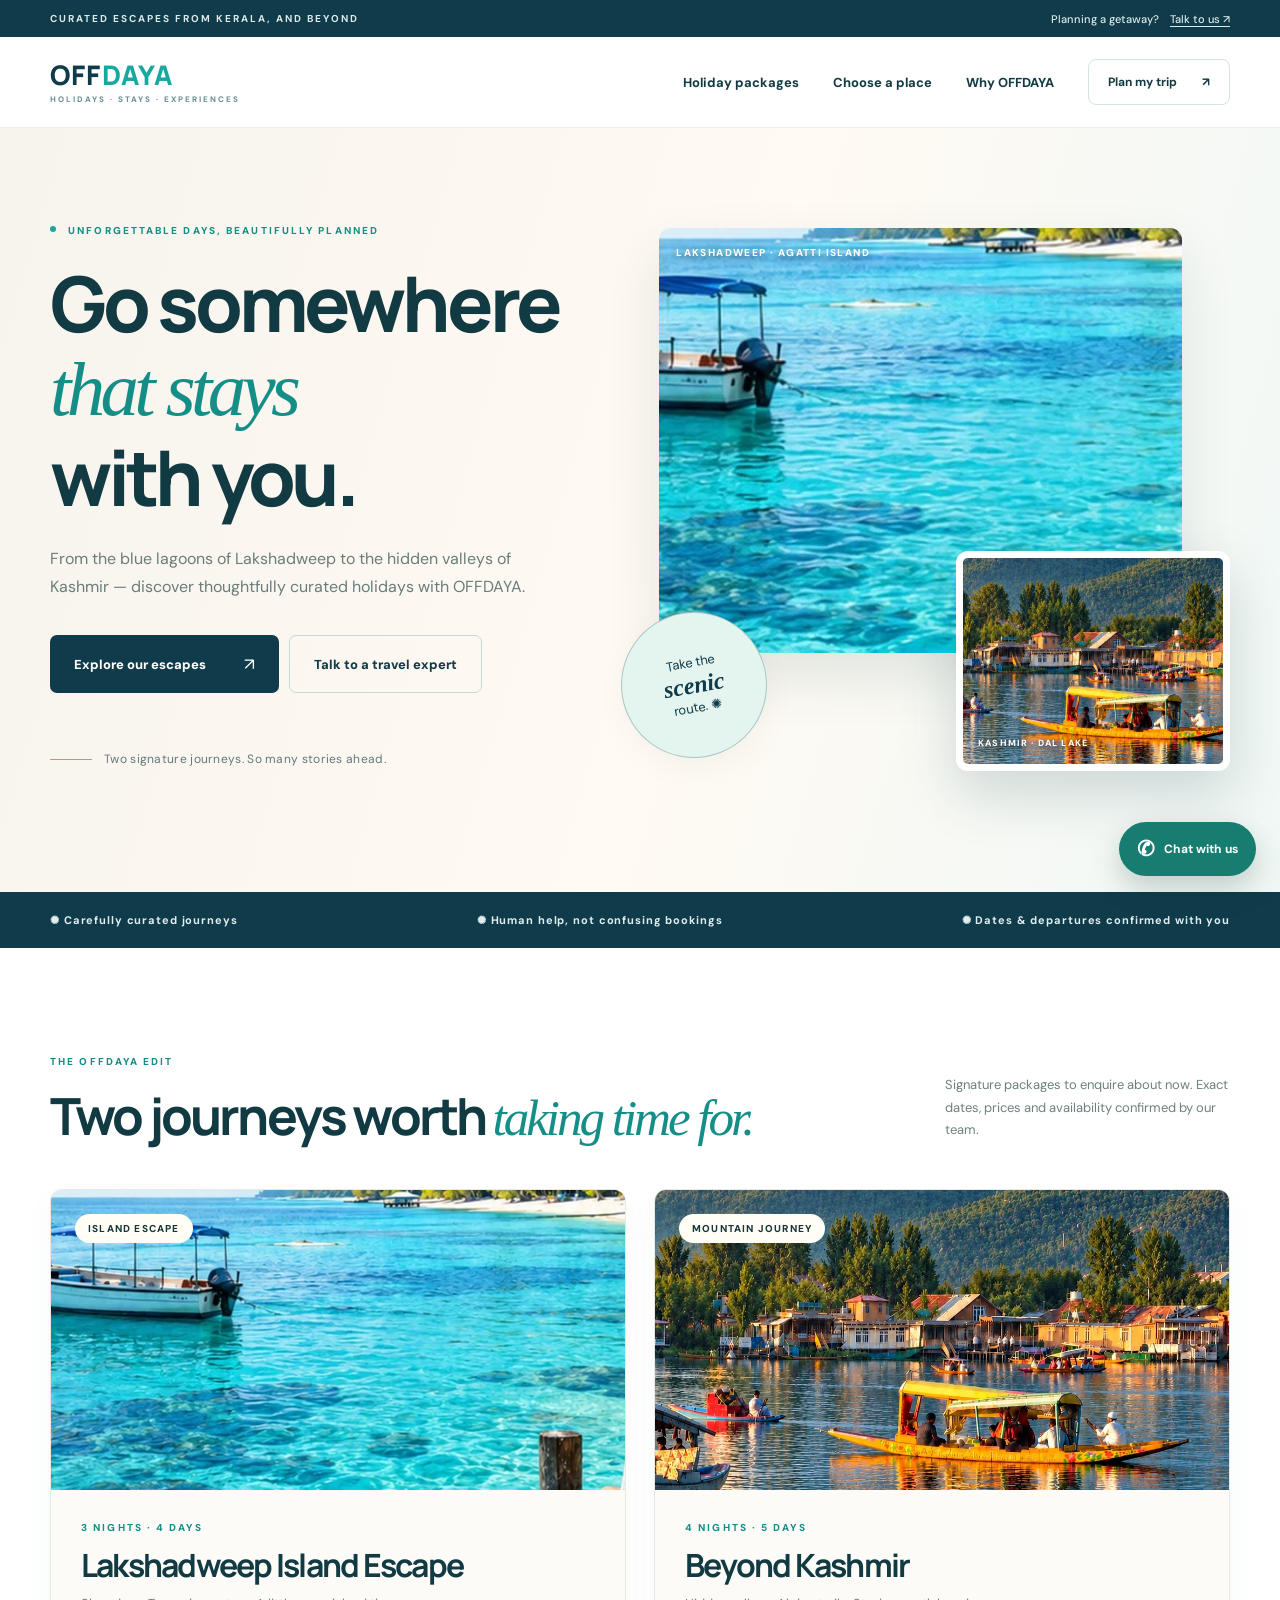
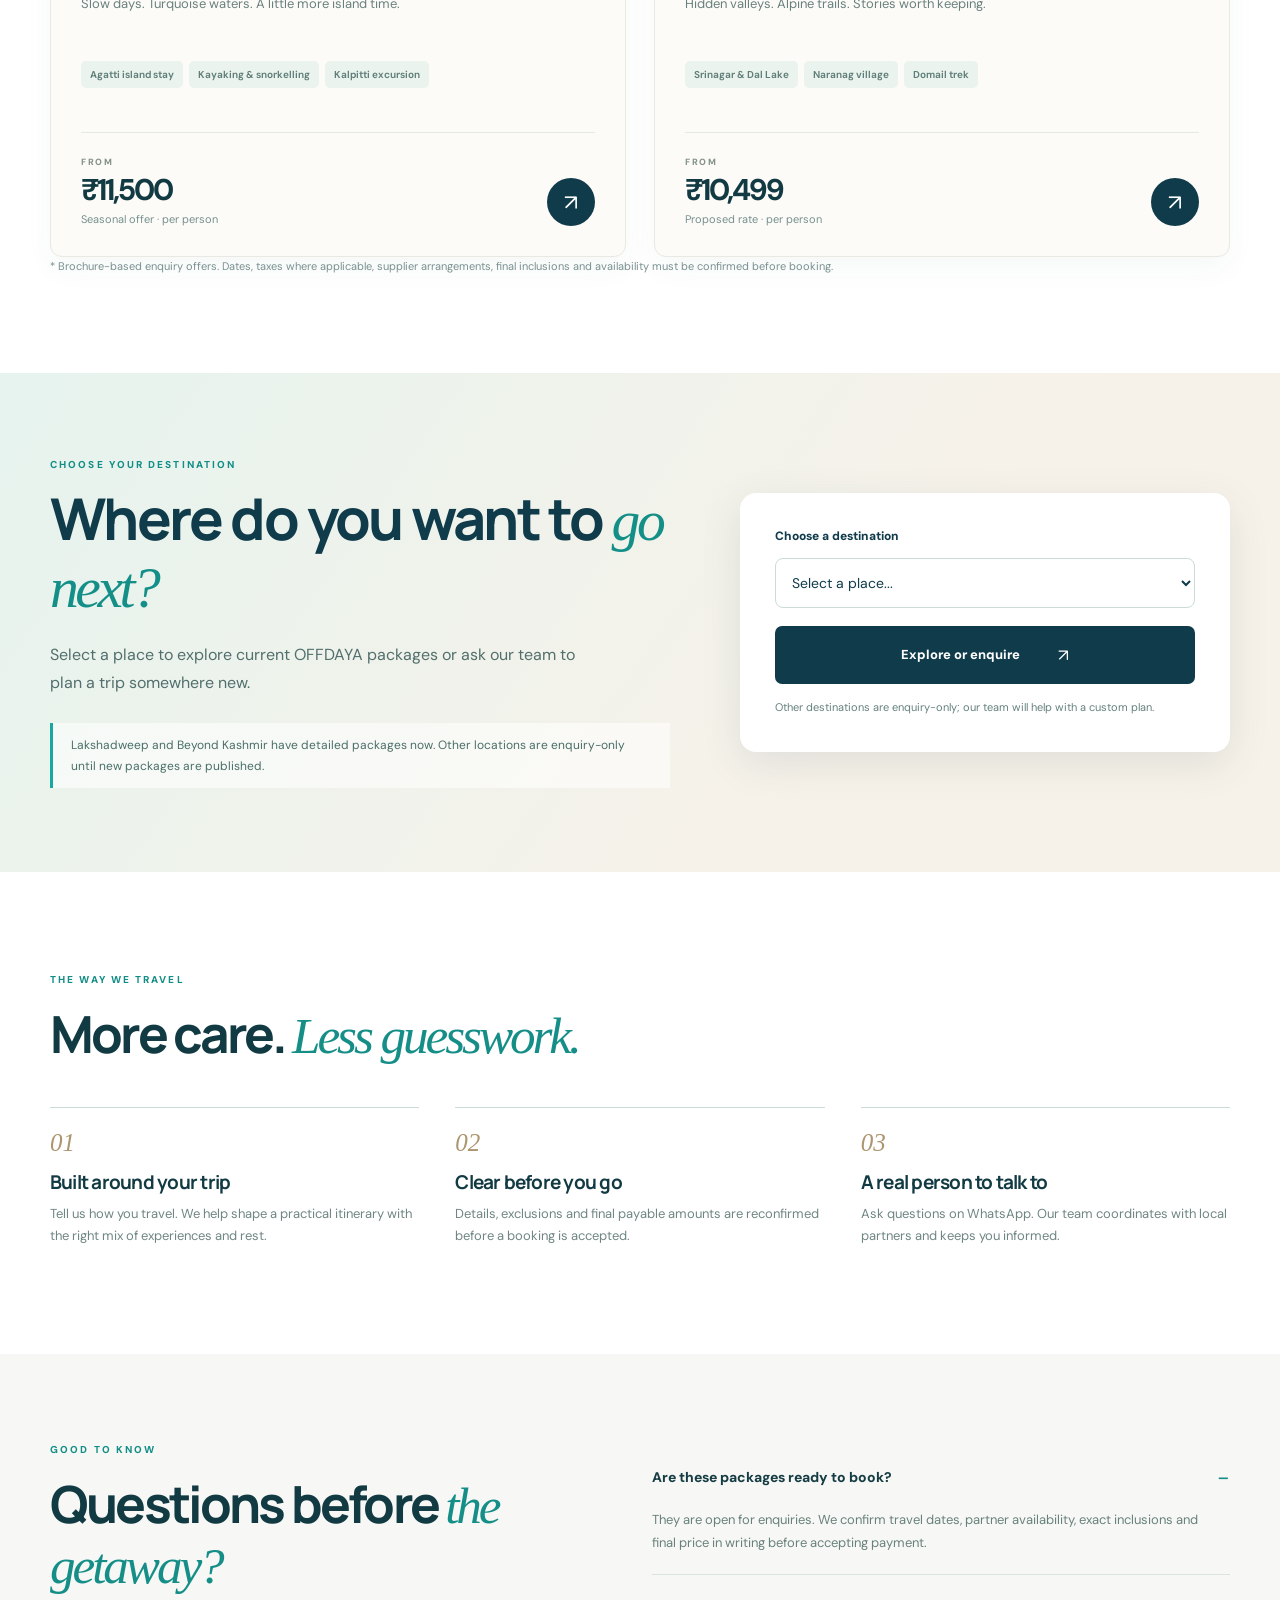
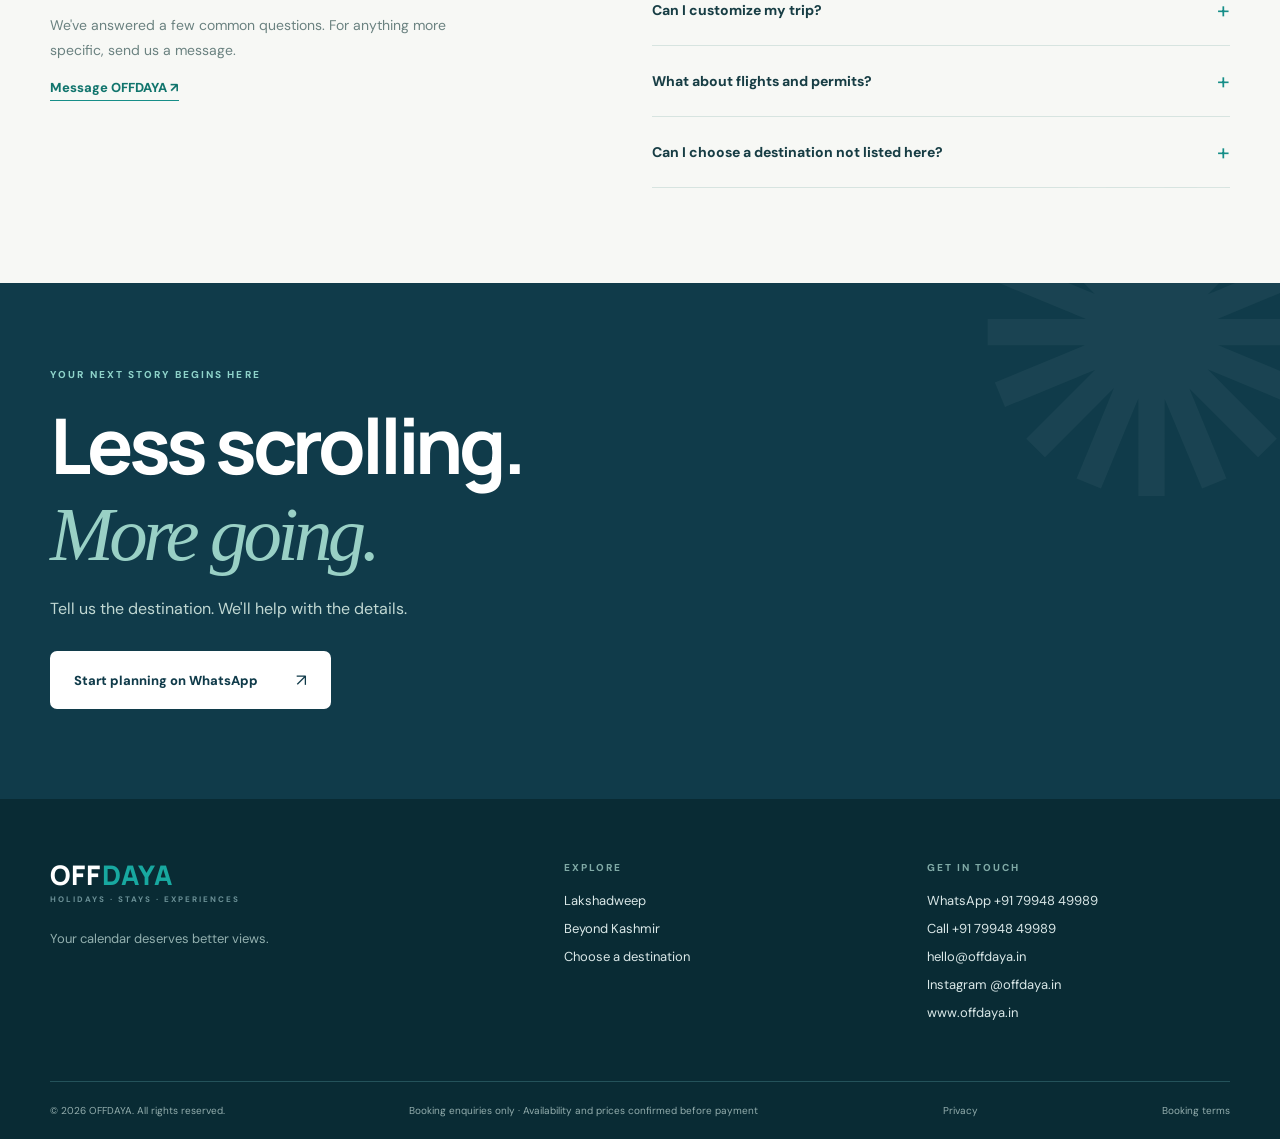
<file: index.html>
<!doctype html><html lang="en"><head><meta charset="utf-8"/><meta name="viewport" content="width=device-width,initial-scale=1"/><meta name="theme-color" content="#103B4A"/><title>OFFDAYA | Lakshadweep, Kashmir &amp; Curated Getaways</title><meta name="description" content="Explore OFFDAYA Lakshadweep and Kashmir holidays, or choose a destination and request a personalized trip."/><meta property="og:type" content="website"/><meta property="og:title" content="OFFDAYA | Lakshadweep, Kashmir &amp; Curated Getaways"/><meta property="og:description" content="Explore OFFDAYA Lakshadweep and Kashmir holidays, or choose a destination and request a personalized trip."/><meta property="og:site_name" content="OFFDAYA"/><meta property="og:image" content="https://offdaya.in/images/lakshadweep-lagoon.webp"/><link rel="canonical" href="https://offdaya.in/"/><link rel="stylesheet" href="style.css"/><script src="main.js" defer></script></head><body><div class="launch-site"><div class="launch-topline"><span>CURATED ESCAPES FROM KERALA, AND BEYOND</span><span class="launch-topline-right">Planning a getaway? <a href="https://wa.me/917994849989" target="_blank" rel="noopener noreferrer">Talk to us ↗</a></span></div>
<header class="launch-header"><div class="launch-wrap launch-nav"><a href="index.html" class="launch-logo">OFF<span>DAYA</span><small>HOLIDAYS · STAYS · EXPERIENCES</small></a><button class="launch-mobile-toggle" type="button" aria-expanded="false" aria-label="Toggle navigation">☰</button><nav class="launch-navlinks" aria-label="Main navigation"><a href="index.html#escapes">Holiday packages</a><a href="index.html#places">Choose a place</a><a href="index.html#why-offdaya">Why OFFDAYA</a><a href="https://wa.me/917994849989" target="_blank" rel="noopener noreferrer" class="launch-nav-cta">Plan my trip <span>↗</span></a></nav></div></header><main><section class="launch-hero"><div class="launch-wrap launch-hero-grid"><div class="launch-hero-copy"><div class="launch-mini-eyebrow"><span class="launch-dot"></span> UNFORGETTABLE DAYS, BEAUTIFULLY PLANNED</div><h1>Go somewhere <em>that stays</em> with you.</h1><p>From the blue lagoons of Lakshadweep to the hidden valleys of Kashmir — discover thoughtfully curated holidays with OFFDAYA.</p><div class="launch-hero-actions"><a class="launch-button launch-button-primary" href="#escapes">Explore our escapes <span>↗</span></a><a class="launch-button launch-button-outline" href="https://wa.me/917994849989" target="_blank" rel="noopener noreferrer">Talk to a travel expert</a></div><div class="launch-hero-note"><span class="launch-hero-note-line"></span><span>Two signature journeys. So many stories ahead.</span></div></div><div class="launch-hero-images"><div class="launch-hero-primary"><img src="images/lakshadweep-lagoon.webp" alt="Agatti lagoon destination imagery"/><span class="launch-photo-caption">LAKSHADWEEP · AGATTI ISLAND</span></div><div class="launch-hero-secondary"><img src="images/kashmir-dal-lake.webp" alt="Dal Lake Shikara boats"/><span>KASHMIR · DAL LAKE</span></div><div class="launch-hero-stamp">Take the <strong>scenic</strong> route. ✺</div></div></div></section>
<section class="launch-ribbon"><div class="launch-wrap launch-ribbon-inner"><span>✺ Carefully curated journeys</span><span>✺ Human help, not confusing bookings</span><span>✺ Dates & departures confirmed with you</span></div></section>
<section class="launch-section launch-wrap" id="escapes"><div class="launch-section-title"><div><div class="launch-mini-eyebrow">THE OFFDAYA EDIT</div><h2>Two journeys worth <em>taking time for.</em></h2></div><p>Signature packages to enquire about now. Exact dates, prices and availability confirmed by our team.</p></div><div class="launch-package-grid"><article class="launch-package-card"><a class="launch-package-photo" href="lakshadweep.html"><img src="images/lakshadweep-lagoon.webp" alt="Lakshadweep Island Escape destination image"/><span class="launch-image-pill">ISLAND ESCAPE</span></a><div class="launch-package-body"><div class="launch-mini-eyebrow">3 NIGHTS · 4 DAYS</div><h3><a href="lakshadweep.html">Lakshadweep Island Escape</a></h3><p>Slow days. Turquoise waters. A little more island time.</p><div class="launch-card-tags"><span>Agatti island stay</span><span>Kayaking & snorkelling</span><span>Kalpitti excursion</span></div><div class="launch-package-bottom"><div><small>FROM</small><strong>₹11,500</strong><span>Seasonal offer · per person</span></div><a class="launch-circle-arrow" href="lakshadweep.html" aria-label="Explore Lakshadweep Island Escape">↗</a></div></div></article><article class="launch-package-card"><a class="launch-package-photo" href="kashmir.html"><img src="images/kashmir-dal-lake.webp" alt="Beyond Kashmir destination image"/><span class="launch-image-pill">MOUNTAIN JOURNEY</span></a><div class="launch-package-body"><div class="launch-mini-eyebrow">4 NIGHTS · 5 DAYS</div><h3><a href="kashmir.html">Beyond Kashmir</a></h3><p>Hidden valleys. Alpine trails. Stories worth keeping.</p><div class="launch-card-tags"><span>Srinagar & Dal Lake</span><span>Naranag village</span><span>Domail trek</span></div><div class="launch-package-bottom"><div><small>FROM</small><strong>₹10,499</strong><span>Proposed rate · per person</span></div><a class="launch-circle-arrow" href="kashmir.html" aria-label="Explore Beyond Kashmir">↗</a></div></div></article></div><p class="launch-price-footnote">* Brochure-based enquiry offers. Dates, taxes where applicable, supplier arrangements, final inclusions and availability must be confirmed before booking.</p></section>
<section class="launch-place-section" id="places"><div class="launch-wrap launch-place-grid"><div class="launch-place-intro"><div class="launch-mini-eyebrow">CHOOSE YOUR DESTINATION</div><h2>Where do you want to <em>go next?</em></h2><p>Select a place to explore current OFFDAYA packages or ask our team to plan a trip somewhere new.</p><div class="launch-place-note">Lakshadweep and Beyond Kashmir have detailed packages now. Other locations are enquiry-only until new packages are published.</div></div><form class="launch-place-panel" data-place-selector><label for="launch-destination">Choose a destination</label><select name="place" id="launch-destination" required><option value="">Select a place...</option><option value="lakshadweep">Lakshadweep — Agatti & Kalpitti</option><option value="kashmir">Kashmir — Beyond Kashmir package</option><option value="srinagar">Srinagar</option><option value="gulmarg">Gulmarg</option><option value="pahalgam">Pahalgam</option><option value="munnar">Munnar</option><option value="wayanad">Wayanad</option><option value="goa">Goa</option><option value="manali">Manali</option><option value="other">Another place (type your destination)</option></select><div class="launch-place-custom" hidden><label for="launch-custom-place">Which place?</label><input id="launch-custom-place" name="customPlace" placeholder="Enter destination" maxlength="100" /></div><button type="submit" class="launch-button launch-button-primary launch-place-submit">Explore or enquire <span>↗</span></button><p class="launch-place-help" role="status" aria-live="polite">Choose Lakshadweep or Kashmir to see packages. For other places, we'll prepare a custom enquiry.</p></form></div></section>
<section class="launch-wrap launch-why" id="why-offdaya"><div class="launch-section-title"><div><div class="launch-mini-eyebrow">THE WAY WE TRAVEL</div><h2>More care. <em>Less guesswork.</em></h2></div></div><div class="launch-why-grid"><div><span>01</span><h3>Built around your trip</h3><p>Tell us how you travel. We help shape a practical itinerary with the right mix of experiences and rest.</p></div><div><span>02</span><h3>Clear before you go</h3><p>Details, exclusions and final payable amounts are reconfirmed before a booking is accepted.</p></div><div><span>03</span><h3>A real person to talk to</h3><p>Ask questions on WhatsApp. Our team coordinates with local partners and keeps you informed.</p></div></div></section>
<section class="launch-faq-wrap" id="faqs"><div class="launch-wrap launch-faq-grid"><div><div class="launch-mini-eyebrow">GOOD TO KNOW</div><h2>Questions before <em>the getaway?</em></h2><p>We've answered a few common questions. For anything more specific, send us a message.</p><a href="https://wa.me/917994849989" target="_blank" rel="noopener noreferrer" class="launch-link-inline">Message OFFDAYA ↗</a></div><div class="launch-faq-items"><div class="launch-faq-item"><button class="faq-toggle" aria-expanded="true" type="button"><span>Are these packages ready to book?</span><span class="launch-faq-plus">−</span></button><p style="display:block">They are open for enquiries. We confirm travel dates, partner availability, exact inclusions and final price in writing before accepting payment.</p></div><div class="launch-faq-item"><button class="faq-toggle" aria-expanded="false" type="button"><span>Can I customize my trip?</span><span class="launch-faq-plus">+</span></button><p style="display:none">Yes. Share your group size, travel dates and preferences. We can prepare a personalized quotation subject to availability.</p></div><div class="launch-faq-item"><button class="faq-toggle" aria-expanded="false" type="button"><span>What about flights and permits?</span><span class="launch-faq-plus">+</span></button><p style="display:none">Flights to Agatti and transport to Jammu are not included in the advertised package prices. Lakshadweep entry permits are required.</p></div><div class="launch-faq-item"><button class="faq-toggle" aria-expanded="false" type="button"><span>Can I choose a destination not listed here?</span><span class="launch-faq-plus">+</span></button><p style="display:none">Yes. Use Choose a place and select another destination. We will discuss suitable options before quoting.</p></div></div></div></section>
<section class="launch-final-cta"><div class="launch-wrap"><div class="launch-mini-eyebrow">YOUR NEXT STORY BEGINS HERE</div><h2>Less scrolling.<br/><em>More going.</em></h2><p>Tell us the destination. We'll help with the details.</p><a class="launch-button launch-button-light" href="https://wa.me/917994849989" target="_blank" rel="noopener noreferrer">Start planning on WhatsApp <span>↗</span></a></div></section></main><footer class="launch-footer"><div class="launch-wrap launch-footer-grid"><div><a href="index.html" class="launch-logo launch-logo-footer">OFF<span>DAYA</span><small>HOLIDAYS · STAYS · EXPERIENCES</small></a><p>Your calendar deserves better views.</p></div><div><div class="launch-footer-title">EXPLORE</div><a href="lakshadweep.html">Lakshadweep</a><a href="kashmir.html">Beyond Kashmir</a><a href="index.html#places">Choose a destination</a></div><div><div class="launch-footer-title">GET IN TOUCH</div><a href="https://wa.me/917994849989" target="_blank" rel="noopener noreferrer">WhatsApp +91 79948 49989</a><a href="tel:+917994849989">Call +91 79948 49989</a><a href="mailto:hello@offdaya.in">hello@offdaya.in</a><a href="https://www.instagram.com/offdaya.in/" target="_blank" rel="noopener noreferrer">Instagram @offdaya.in</a><span>www.offdaya.in</span></div></div><div class="launch-footer-bottom launch-wrap"><span>© 2026 OFFDAYA. All rights reserved.</span><span>Booking enquiries only · Availability and prices confirmed before payment</span><a href="privacy.html">Privacy</a><a href="terms.html">Booking terms</a></div></footer><a class="launch-float" aria-label="Chat with OFFDAYA on WhatsApp" href="https://wa.me/917994849989" target="_blank" rel="noopener noreferrer"><span class="launch-float-icon">✆</span><span>Chat with us</span></a></div></body></html>
</file>
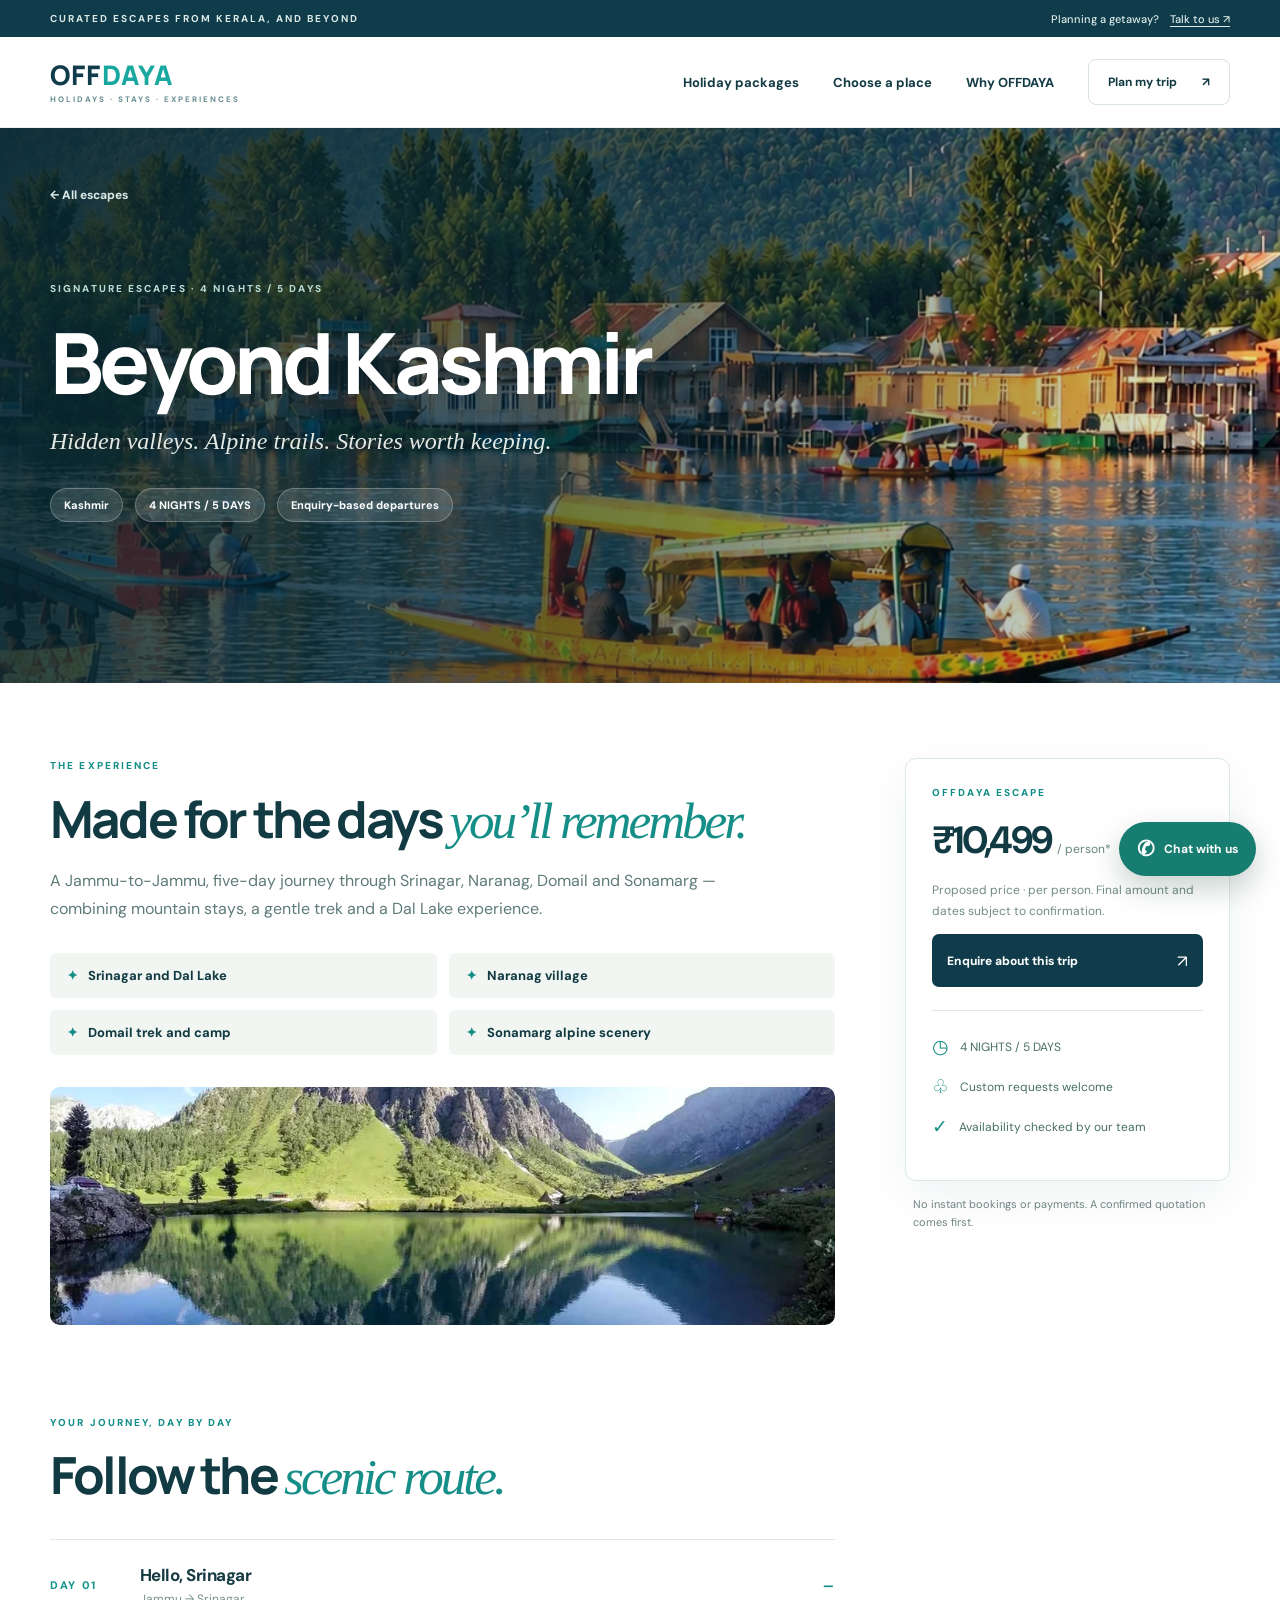
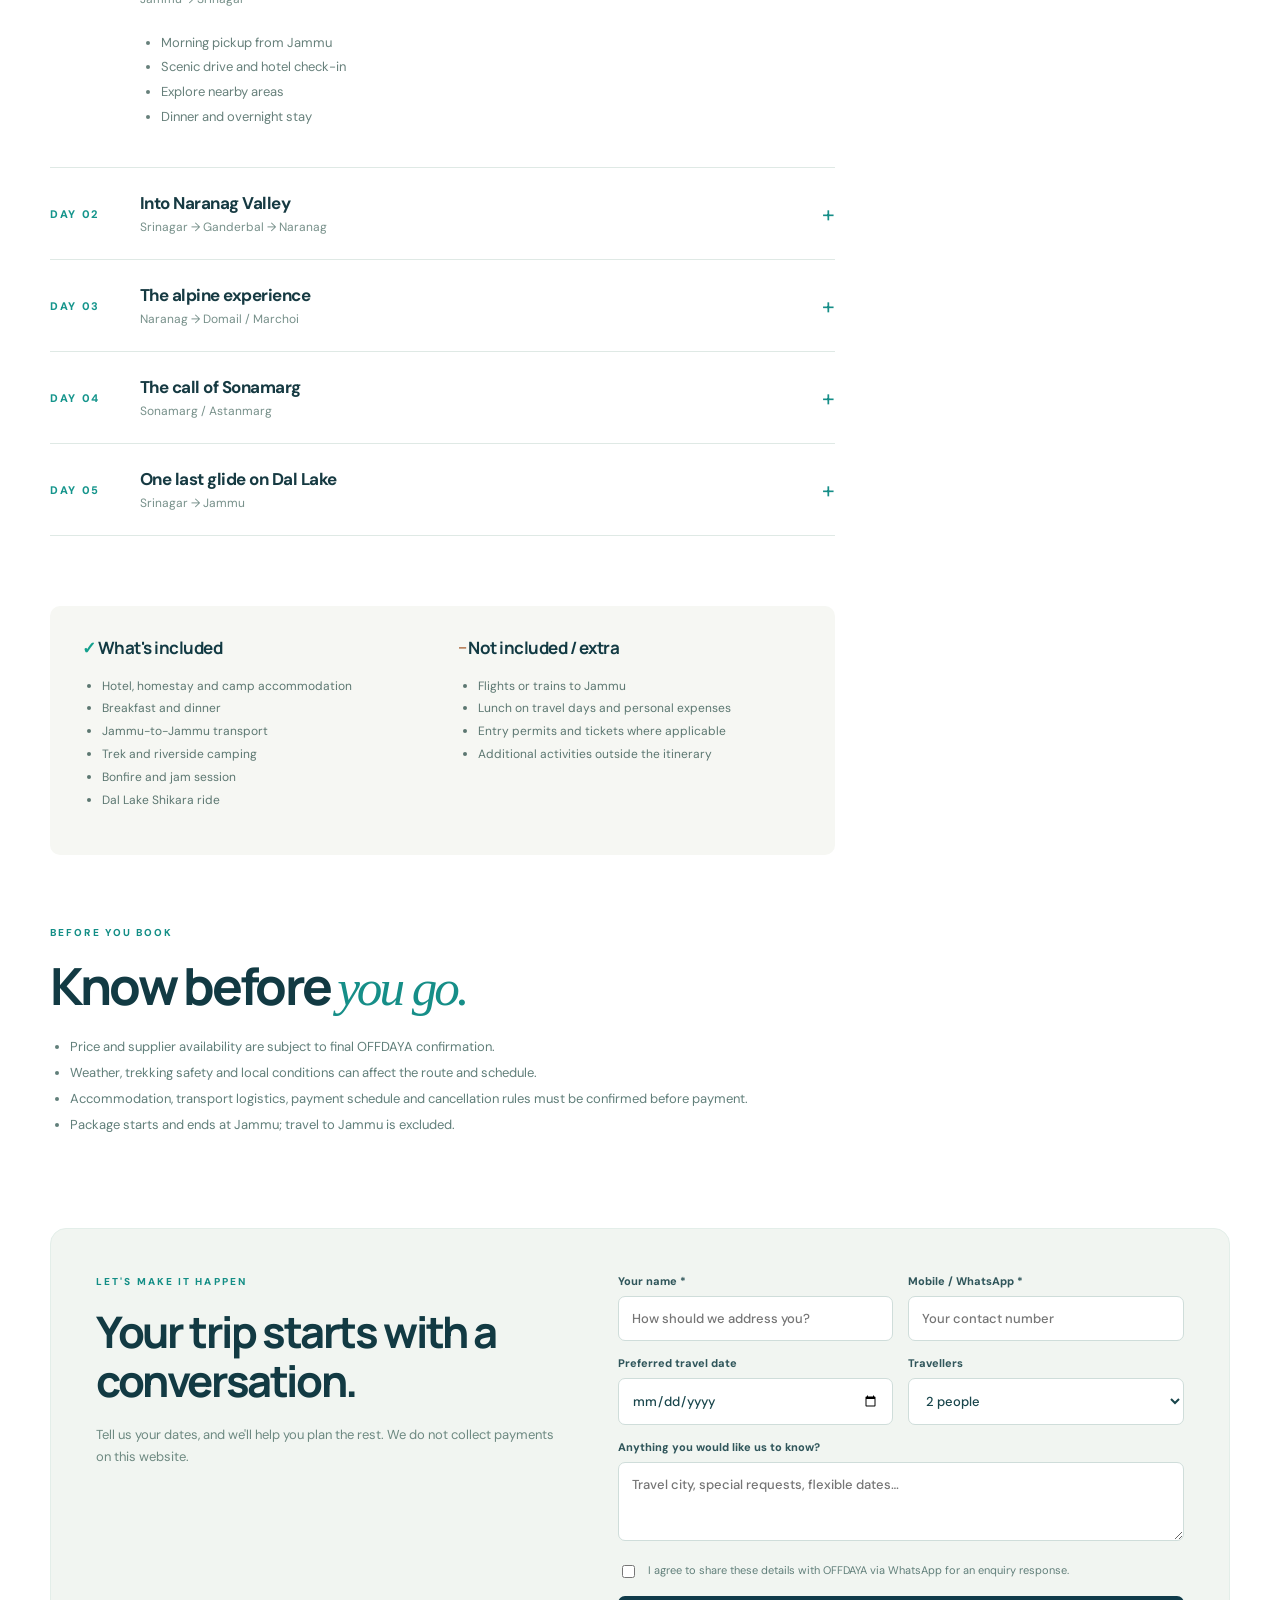
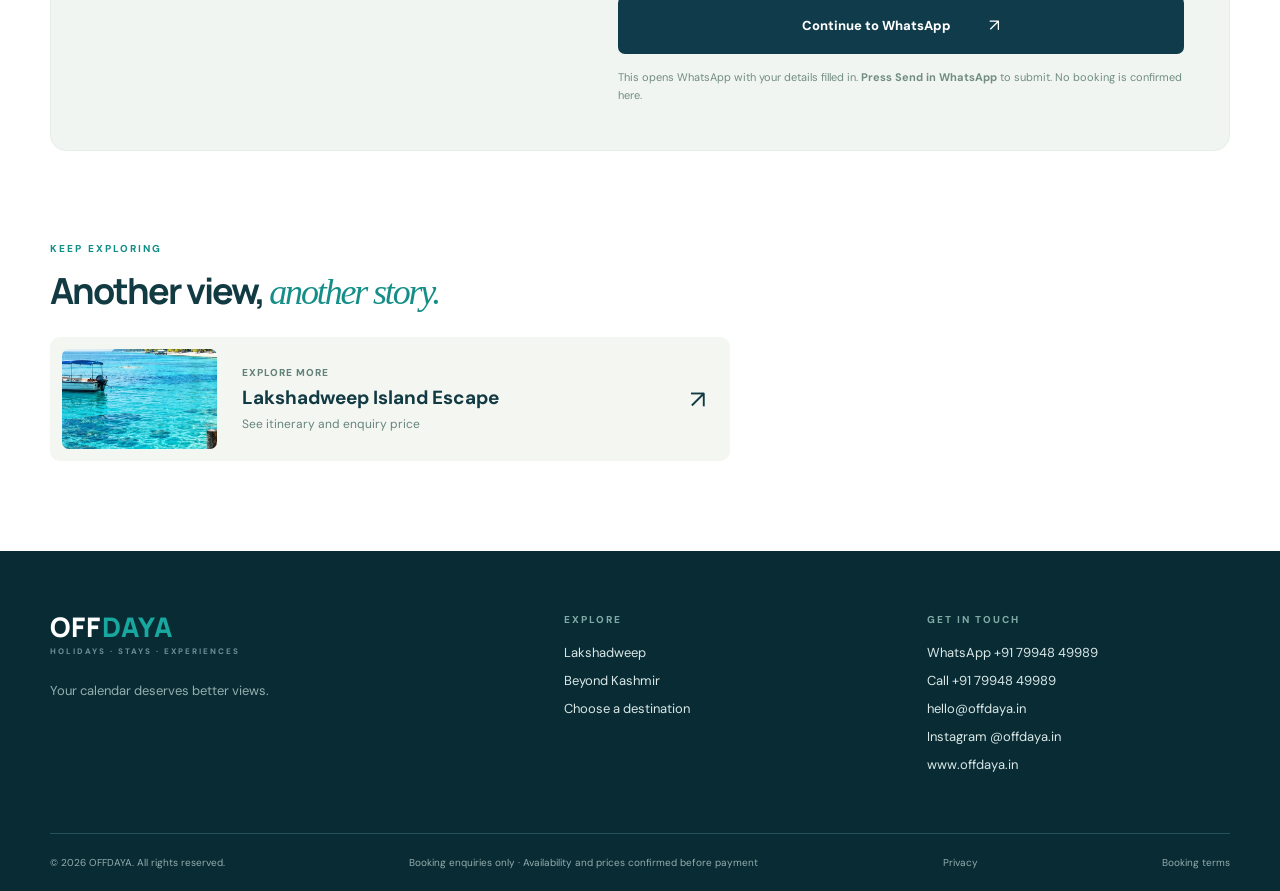
<file: kashmir.html>
<!doctype html><html lang="en"><head><meta charset="utf-8"/><meta name="viewport" content="width=device-width,initial-scale=1"/><meta name="theme-color" content="#103B4A"/><title>Beyond Kashmir | OFFDAYA</title><meta name="description" content="Explore the OFFDAYA Beyond Kashmir 4 NIGHTS / 5 DAYS package with day-wise itinerary and enquiry price."/><meta property="og:type" content="website"/><meta property="og:title" content="Beyond Kashmir | OFFDAYA"/><meta property="og:description" content="Explore the OFFDAYA Beyond Kashmir 4 NIGHTS / 5 DAYS package with day-wise itinerary and enquiry price."/><meta property="og:site_name" content="OFFDAYA"/><meta property="og:image" content="https://offdaya.in/images/lakshadweep-lagoon.webp"/><link rel="canonical" href="https://offdaya.in/kashmir.html"/><link rel="stylesheet" href="style.css"/><script src="main.js" defer></script></head><body><div class="launch-site"><div class="launch-topline"><span>CURATED ESCAPES FROM KERALA, AND BEYOND</span><span class="launch-topline-right">Planning a getaway? <a href="https://wa.me/917994849989" target="_blank" rel="noopener noreferrer">Talk to us ↗</a></span></div>
<header class="launch-header"><div class="launch-wrap launch-nav"><a href="index.html" class="launch-logo">OFF<span>DAYA</span><small>HOLIDAYS · STAYS · EXPERIENCES</small></a><button class="launch-mobile-toggle" type="button" aria-expanded="false" aria-label="Toggle navigation">☰</button><nav class="launch-navlinks" aria-label="Main navigation"><a href="index.html#escapes">Holiday packages</a><a href="index.html#places">Choose a place</a><a href="index.html#why-offdaya">Why OFFDAYA</a><a href="https://wa.me/917994849989" target="_blank" rel="noopener noreferrer" class="launch-nav-cta">Plan my trip <span>↗</span></a></nav></div></header><main><section class="launch-detail-hero"><img class="launch-detail-bg" src="images/kashmir-dal-lake.webp" alt="Kashmir scenery"/><div class="launch-detail-shade"></div><div class="launch-wrap launch-detail-hero-inner"><a class="launch-back" href="index.html">← All escapes</a><div class="launch-mini-eyebrow">SIGNATURE ESCAPES · 4 NIGHTS / 5 DAYS</div><h1>Beyond Kashmir</h1><p>Hidden valleys. Alpine trails. Stories worth keeping.</p><div class="launch-detail-hero-meta"><span>Kashmir</span><span>4 NIGHTS / 5 DAYS</span><span>Enquiry-based departures</span></div></div></section><div class="launch-wrap launch-detail-body"><div class="launch-detail-main"><div class="launch-mini-eyebrow">THE EXPERIENCE</div><h2>Made for the days <em>you’ll remember.</em></h2><p class="launch-detail-intro">A Jammu-to-Jammu, five-day journey through Srinagar, Naranag, Domail and Sonamarg — combining mountain stays, a gentle trek and a Dal Lake experience.</p><div class="launch-highlights"><div><span>✦</span>Srinagar and Dal Lake</div><div><span>✦</span>Naranag village</div><div><span>✦</span>Domail trek and camp</div><div><span>✦</span>Sonamarg alpine scenery</div></div><div class="launch-detail-gallery"><img src="images/kashmir-alpine.webp" alt="A second illustrative Kashmir landscape"/></div><section id="itinerary" class="launch-itinerary"><div class="launch-mini-eyebrow">YOUR JOURNEY, DAY BY DAY</div><h2>Follow the <em>scenic route.</em></h2><div class="launch-day-list"><div class="launch-day"><button class="day-toggle" type="button" aria-expanded="true"><span class="launch-day-no">DAY 01</span><span class="launch-day-heading"><strong>Hello, Srinagar</strong><small>Jammu → Srinagar</small></span><span class="launch-faq-plus">−</span></button><div class="launch-day-content" style="display:block"><ul><li>Morning pickup from Jammu</li><li>Scenic drive and hotel check-in</li><li>Explore nearby areas</li><li>Dinner and overnight stay</li></ul></div></div><div class="launch-day"><button class="day-toggle" type="button" aria-expanded="false"><span class="launch-day-no">DAY 02</span><span class="launch-day-heading"><strong>Into Naranag Valley</strong><small>Srinagar → Ganderbal → Naranag</small></span><span class="launch-faq-plus">+</span></button><div class="launch-day-content" style="display:none"><ul><li>Breakfast and scenic transfer</li><li>Ganderbal sightseeing</li><li>Homestay and village exploration</li><li>Dinner and overnight stay</li></ul></div></div><div class="launch-day"><button class="day-toggle" type="button" aria-expanded="false"><span class="launch-day-no">DAY 03</span><span class="launch-day-heading"><strong>The alpine experience</strong><small>Naranag → Domail / Marchoi</small></span><span class="launch-faq-plus">+</span></button><div class="launch-day-content" style="display:none"><ul><li>Breakfast before trek</li><li>Approx. 2 km trek to Domail, subject to conditions</li><li>Optional onward trek towards Marchoi</li><li>Riverside camping, dinner and overnight stay</li></ul></div></div><div class="launch-day"><button class="day-toggle" type="button" aria-expanded="false"><span class="launch-day-no">DAY 04</span><span class="launch-day-heading"><strong>The call of Sonamarg</strong><small>Sonamarg / Astanmarg</small></span><span class="launch-faq-plus">+</span></button><div class="launch-day-content" style="display:none"><ul><li>Breakfast and transfer to Sonamarg</li><li>Explore mountain scenery</li><li>Astanmarg homestay experience</li><li>Bonfire, jam session, dinner and stay</li></ul></div></div><div class="launch-day"><button class="day-toggle" type="button" aria-expanded="false"><span class="launch-day-no">DAY 05</span><span class="launch-day-heading"><strong>One last glide on Dal Lake</strong><small>Srinagar → Jammu</small></span><span class="launch-faq-plus">+</span></button><div class="launch-day-content" style="display:none"><ul><li>Breakfast</li><li>Shikara ride on Dal Lake</li><li>Return transfer and drop in Jammu</li></ul></div></div></div></section><section class="launch-details-included"><div><h3><span class="launch-check">✓</span> What's included</h3><ul><li>Hotel, homestay and camp accommodation</li><li>Breakfast and dinner</li><li>Jammu-to-Jammu transport</li><li>Trek and riverside camping</li><li>Bonfire and jam session</li><li>Dal Lake Shikara ride</li></ul></div><div><h3><span class="launch-cross">−</span> Not included / extra</h3><ul><li>Flights or trains to Jammu</li><li>Lunch on travel days and personal expenses</li><li>Entry permits and tickets where applicable</li><li>Additional activities outside the itinerary</li></ul></div></section><section class="launch-travel-notes"><div class="launch-mini-eyebrow">BEFORE YOU BOOK</div><h2>Know before <em>you go.</em></h2><ul><li>Price and supplier availability are subject to final OFFDAYA confirmation.</li><li>Weather, trekking safety and local conditions can affect the route and schedule.</li><li>Accommodation, transport logistics, payment schedule and cancellation rules must be confirmed before payment.</li><li>Package starts and ends at Jammu; travel to Jammu is excluded.</li></ul></section></div><aside class="launch-detail-aside"><div class="launch-price-panel"><div class="launch-mini-eyebrow">OFFDAYA ESCAPE</div><div class="launch-price-line"><strong>₹10,499</strong><span>/ person*</span></div><p>Proposed price · per person. Final amount and dates subject to confirmation.</p><a href="#enquire" class="launch-button launch-button-primary">Enquire about this trip <span>↗</span></a><div class="launch-panel-divider"></div><div class="launch-panel-meta"><span>◷</span> 4 NIGHTS / 5 DAYS</div><div class="launch-panel-meta"><span>♧</span> Custom requests welcome</div><div class="launch-panel-meta"><span>✓</span> Availability checked by our team</div></div><div class="launch-aside-message">No instant bookings or payments. A confirmed quotation comes first.</div></aside></div><div class="launch-wrap"><section class="launch-enquiry" id="enquire"><div class="launch-enquiry-head"><div class="launch-mini-eyebrow">LET'S MAKE IT HAPPEN</div><h2>Your trip starts with a conversation.</h2><p>Tell us your dates, and we'll help you plan the rest. We do not collect payments on this website.</p></div><form class="launch-enquiry-form" data-whatsapp-form data-topic="Beyond Kashmir"><div class="launch-field"><label for="trip-name">Your name *</label><input id="trip-name" name="name" required maxlength="100" placeholder="How should we address you?" autocomplete="name"/></div><div class="launch-field"><label for="trip-phone">Mobile / WhatsApp *</label><input id="trip-phone" name="phone" required type="tel" minlength="8" maxlength="20" placeholder="Your contact number" autocomplete="tel"/></div><div class="launch-field"><label for="trip-date">Preferred travel date</label><input id="trip-date" name="date" type="date"/></div><div class="launch-field"><label for="trip-people">Travellers</label><select id="trip-people" name="people"><option value="1" >1 person</option><option value="2" selected>2 people</option><option value="3" >3 people</option><option value="4" >4 people</option><option value="5" >5 people</option><option value="6" >6 people</option><option value="7" >7 people</option><option value="8" >8 people</option><option value="9" >9 people</option><option value="10" >10 people</option><option value="11" >11 people</option><option value="12" >12 people</option><option value="13" >13 people</option><option value="14" >14 people</option><option value="15" >15 people</option><option value="16" >16 people</option><option value="17" >17 people</option><option value="18" >18 people</option><option value="19" >19 people</option><option value="20" >20 people</option></select></div><div class="launch-field launch-field-wide"><label for="trip-notes">Anything you would like us to know?</label><textarea id="trip-notes" name="notes" rows="3" maxlength="800" placeholder="Travel city, special requests, flexible dates…"></textarea></div><label class="launch-consent"><input type="checkbox" name="consent" required/><span>I agree to share these details with OFFDAYA via WhatsApp for an enquiry response.</span></label><p class="launch-form-error" role="alert" hidden></p><button class="launch-button launch-button-primary launch-send" type="submit">Continue to WhatsApp <span>↗</span></button><div class="launch-form-fineprint">This opens WhatsApp with your details filled in. <strong>Press Send in WhatsApp</strong> to submit. No booking is confirmed here.</div></form></section></div><section class="launch-wrap launch-related"><div class="launch-mini-eyebrow">KEEP EXPLORING</div><h2>Another view, <em>another story.</em></h2><a class="launch-related-link" href="lakshadweep.html"><img src="images/lakshadweep-lagoon.webp" alt="Another OFFDAYA destination"/><div><small>EXPLORE MORE</small><strong>Lakshadweep Island Escape</strong><span>See itinerary and enquiry price</span></div><span class="launch-related-arrow">↗</span></a></section></main><footer class="launch-footer"><div class="launch-wrap launch-footer-grid"><div><a href="index.html" class="launch-logo launch-logo-footer">OFF<span>DAYA</span><small>HOLIDAYS · STAYS · EXPERIENCES</small></a><p>Your calendar deserves better views.</p></div><div><div class="launch-footer-title">EXPLORE</div><a href="lakshadweep.html">Lakshadweep</a><a href="kashmir.html">Beyond Kashmir</a><a href="index.html#places">Choose a destination</a></div><div><div class="launch-footer-title">GET IN TOUCH</div><a href="https://wa.me/917994849989" target="_blank" rel="noopener noreferrer">WhatsApp +91 79948 49989</a><a href="tel:+917994849989">Call +91 79948 49989</a><a href="mailto:hello@offdaya.in">hello@offdaya.in</a><a href="https://www.instagram.com/offdaya.in/" target="_blank" rel="noopener noreferrer">Instagram @offdaya.in</a><span>www.offdaya.in</span></div></div><div class="launch-footer-bottom launch-wrap"><span>© 2026 OFFDAYA. All rights reserved.</span><span>Booking enquiries only · Availability and prices confirmed before payment</span><a href="privacy.html">Privacy</a><a href="terms.html">Booking terms</a></div></footer><a class="launch-float" aria-label="Chat with OFFDAYA on WhatsApp" href="https://wa.me/917994849989" target="_blank" rel="noopener noreferrer"><span class="launch-float-icon">✆</span><span>Chat with us</span></a></div></body></html>
</file>
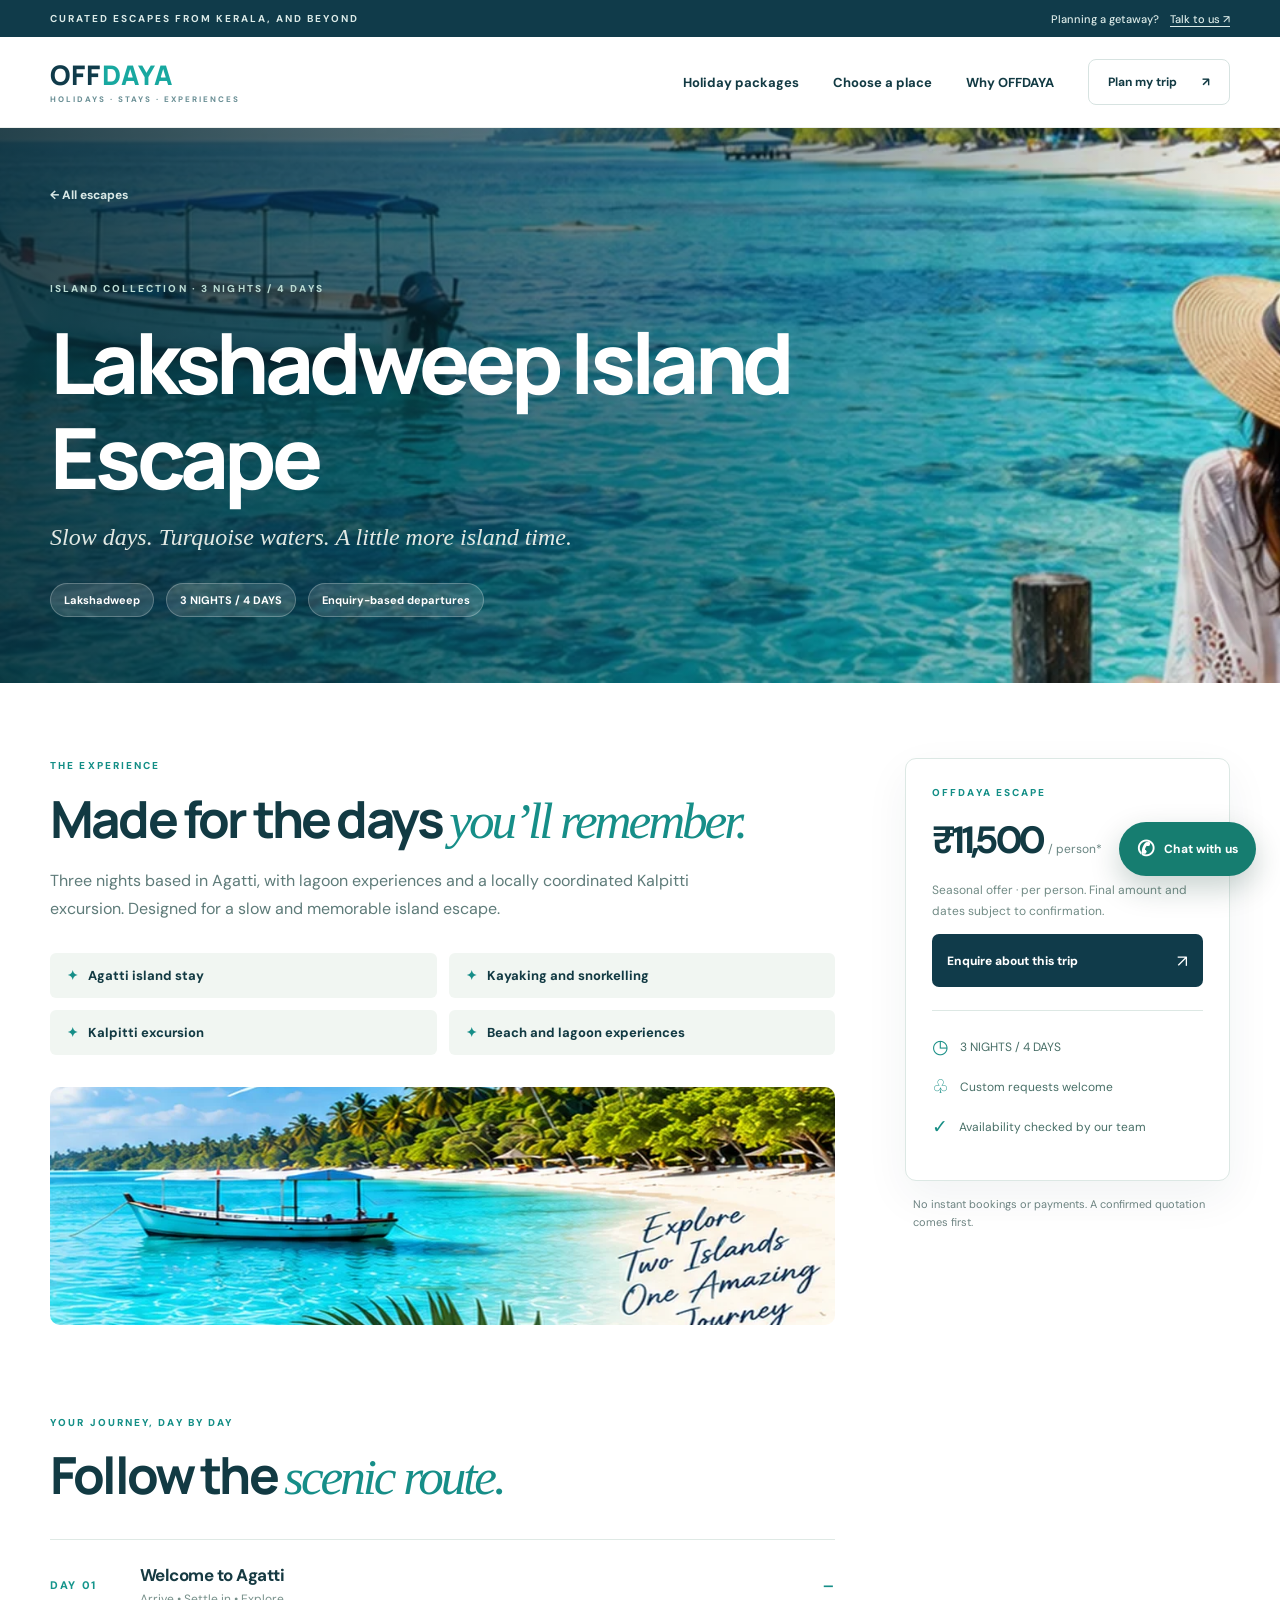
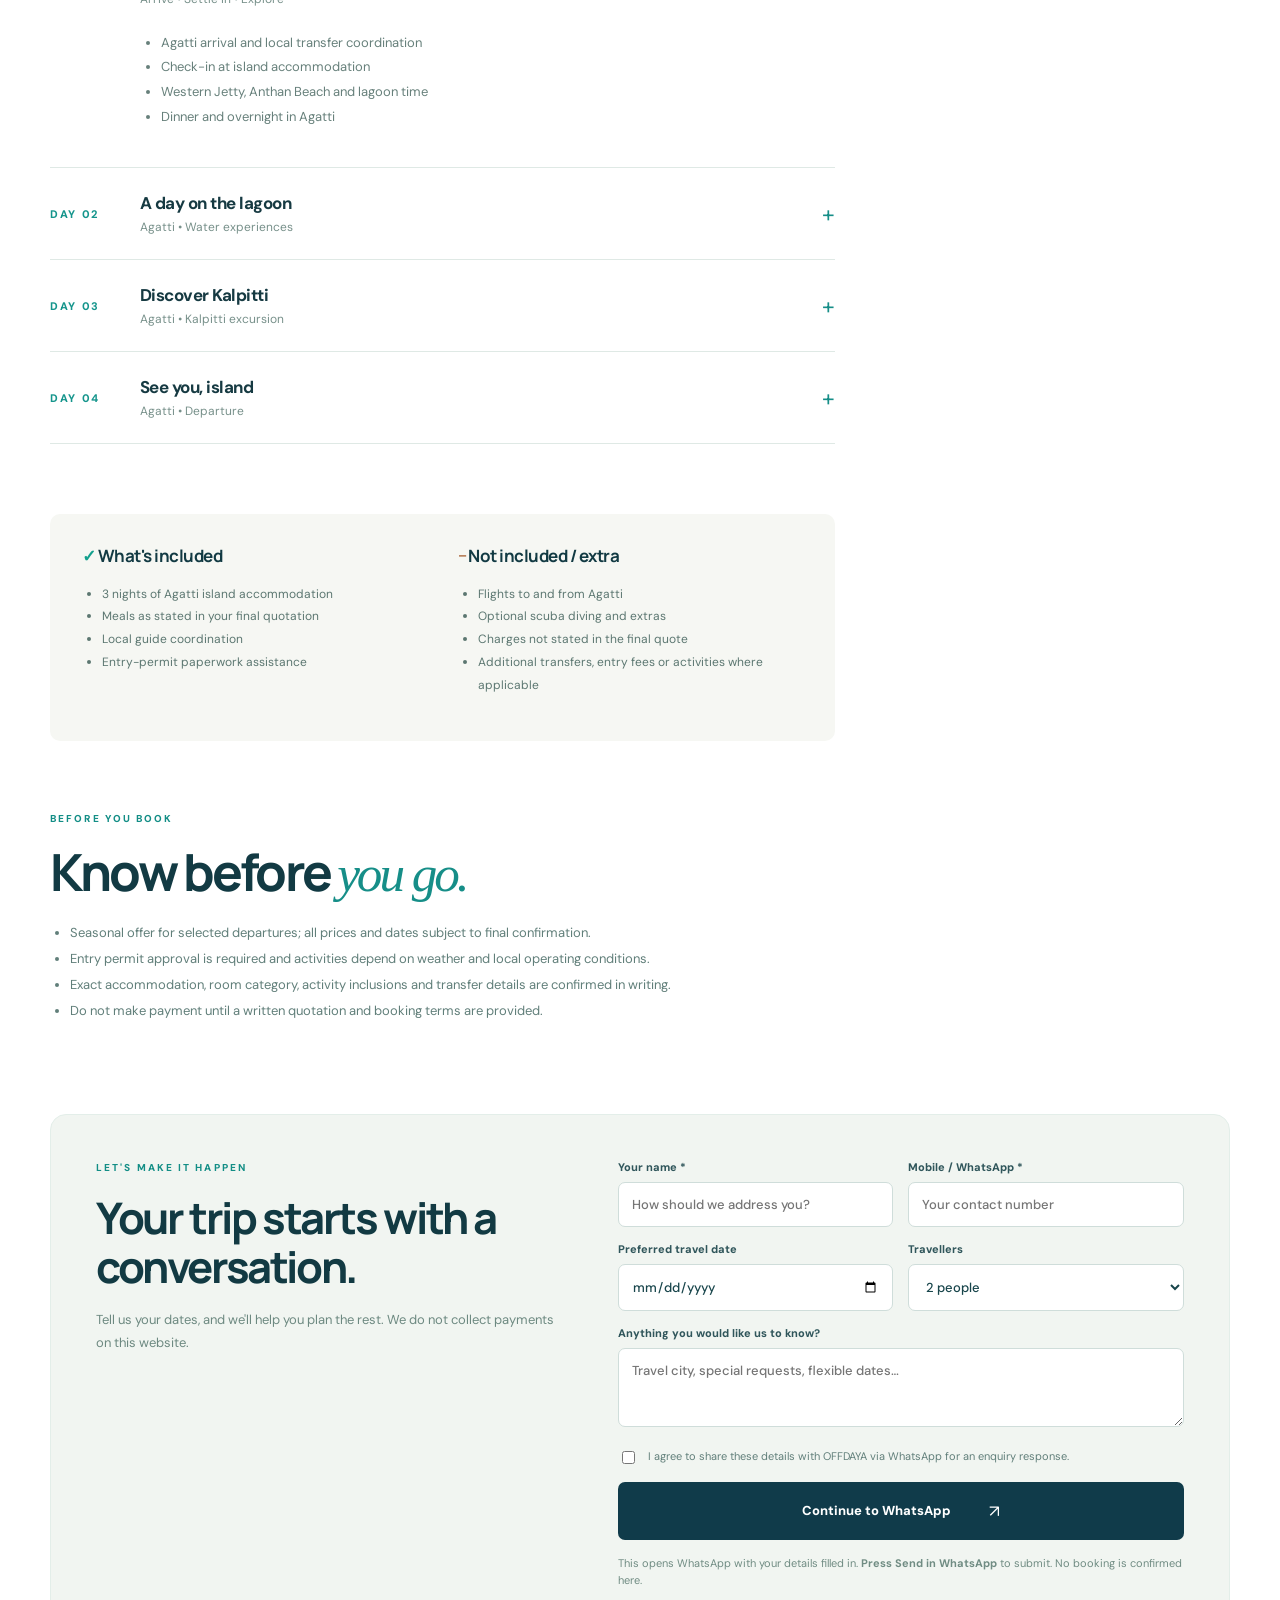
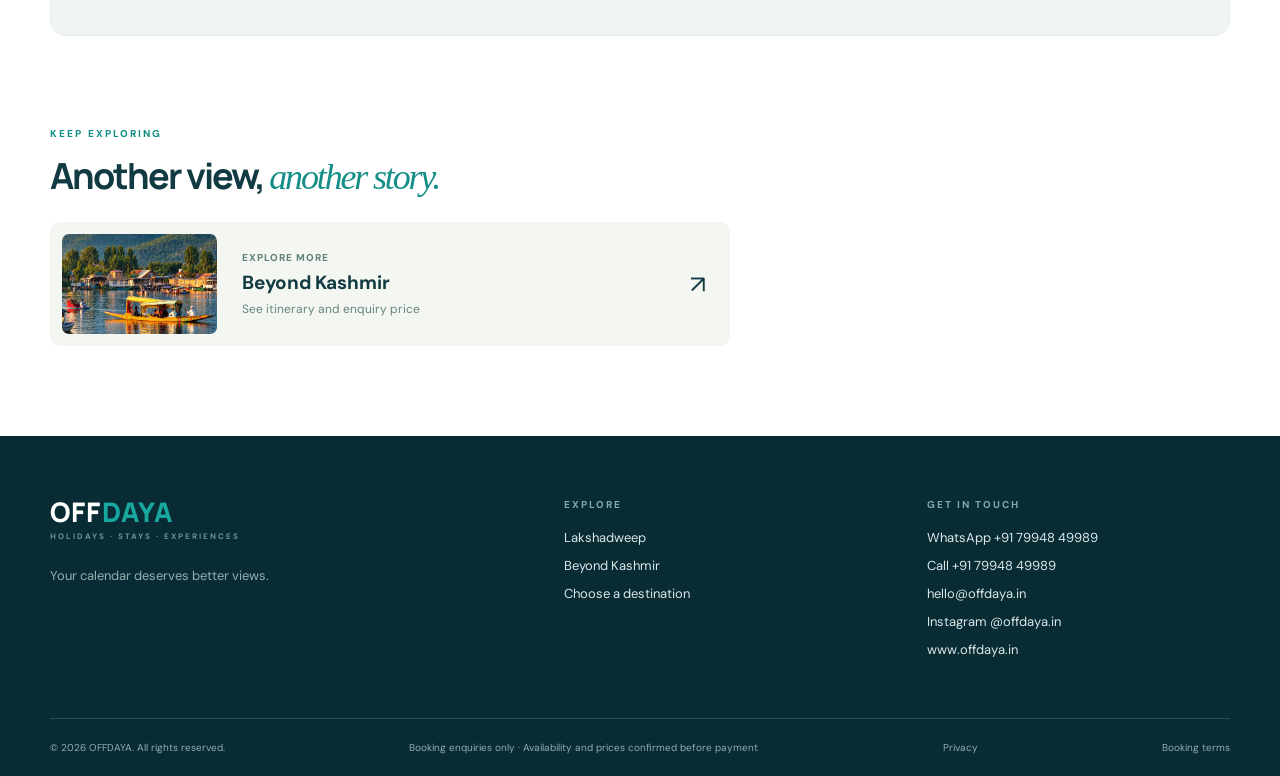
<file: lakshadweep.html>
<!doctype html><html lang="en"><head><meta charset="utf-8"/><meta name="viewport" content="width=device-width,initial-scale=1"/><meta name="theme-color" content="#103B4A"/><title>Lakshadweep Island Escape | OFFDAYA</title><meta name="description" content="Explore the OFFDAYA Lakshadweep Island Escape 3 NIGHTS / 4 DAYS package with day-wise itinerary and enquiry price."/><meta property="og:type" content="website"/><meta property="og:title" content="Lakshadweep Island Escape | OFFDAYA"/><meta property="og:description" content="Explore the OFFDAYA Lakshadweep Island Escape 3 NIGHTS / 4 DAYS package with day-wise itinerary and enquiry price."/><meta property="og:site_name" content="OFFDAYA"/><meta property="og:image" content="https://offdaya.in/images/lakshadweep-lagoon.webp"/><link rel="canonical" href="https://offdaya.in/lakshadweep.html"/><link rel="stylesheet" href="style.css"/><script src="main.js" defer></script></head><body><div class="launch-site"><div class="launch-topline"><span>CURATED ESCAPES FROM KERALA, AND BEYOND</span><span class="launch-topline-right">Planning a getaway? <a href="https://wa.me/917994849989" target="_blank" rel="noopener noreferrer">Talk to us ↗</a></span></div>
<header class="launch-header"><div class="launch-wrap launch-nav"><a href="index.html" class="launch-logo">OFF<span>DAYA</span><small>HOLIDAYS · STAYS · EXPERIENCES</small></a><button class="launch-mobile-toggle" type="button" aria-expanded="false" aria-label="Toggle navigation">☰</button><nav class="launch-navlinks" aria-label="Main navigation"><a href="index.html#escapes">Holiday packages</a><a href="index.html#places">Choose a place</a><a href="index.html#why-offdaya">Why OFFDAYA</a><a href="https://wa.me/917994849989" target="_blank" rel="noopener noreferrer" class="launch-nav-cta">Plan my trip <span>↗</span></a></nav></div></header><main><section class="launch-detail-hero"><img class="launch-detail-bg" src="images/lakshadweep-lagoon.webp" alt="Lakshadweep scenery"/><div class="launch-detail-shade"></div><div class="launch-wrap launch-detail-hero-inner"><a class="launch-back" href="index.html">← All escapes</a><div class="launch-mini-eyebrow">ISLAND COLLECTION · 3 NIGHTS / 4 DAYS</div><h1>Lakshadweep Island Escape</h1><p>Slow days. Turquoise waters. A little more island time.</p><div class="launch-detail-hero-meta"><span>Lakshadweep</span><span>3 NIGHTS / 4 DAYS</span><span>Enquiry-based departures</span></div></div></section><div class="launch-wrap launch-detail-body"><div class="launch-detail-main"><div class="launch-mini-eyebrow">THE EXPERIENCE</div><h2>Made for the days <em>you’ll remember.</em></h2><p class="launch-detail-intro">Three nights based in Agatti, with lagoon experiences and a locally coordinated Kalpitti excursion. Designed for a slow and memorable island escape.</p><div class="launch-highlights"><div><span>✦</span>Agatti island stay</div><div><span>✦</span>Kayaking and snorkelling</div><div><span>✦</span>Kalpitti excursion</div><div><span>✦</span>Beach and lagoon experiences</div></div><div class="launch-detail-gallery"><img src="images/lakshadweep-shore.webp" alt="A second illustrative Lakshadweep landscape"/></div><section id="itinerary" class="launch-itinerary"><div class="launch-mini-eyebrow">YOUR JOURNEY, DAY BY DAY</div><h2>Follow the <em>scenic route.</em></h2><div class="launch-day-list"><div class="launch-day"><button class="day-toggle" type="button" aria-expanded="true"><span class="launch-day-no">DAY 01</span><span class="launch-day-heading"><strong>Welcome to Agatti</strong><small>Arrive • Settle in • Explore</small></span><span class="launch-faq-plus">−</span></button><div class="launch-day-content" style="display:block"><ul><li>Agatti arrival and local transfer coordination</li><li>Check-in at island accommodation</li><li>Western Jetty, Anthan Beach and lagoon time</li><li>Dinner and overnight in Agatti</li></ul></div></div><div class="launch-day"><button class="day-toggle" type="button" aria-expanded="false"><span class="launch-day-no">DAY 02</span><span class="launch-day-heading"><strong>A day on the lagoon</strong><small>Agatti • Water experiences</small></span><span class="launch-faq-plus">+</span></button><div class="launch-day-content" style="display:none"><ul><li>Kayaking and snorkelling, subject to local conditions</li><li>Beach and lagoon leisure time</li><li>Optional scuba diving at additional cost</li><li>Overnight in Agatti</li></ul></div></div><div class="launch-day"><button class="day-toggle" type="button" aria-expanded="false"><span class="launch-day-no">DAY 03</span><span class="launch-day-heading"><strong>Discover Kalpitti</strong><small>Agatti • Kalpitti excursion</small></span><span class="launch-faq-plus">+</span></button><div class="launch-day-content" style="display:none"><ul><li>Kalpitti excursion as approved locally</li><li>Glass-bottom boat experience: inclusion to be confirmed</li><li>Island scenery and leisure time</li><li>Return to Agatti for overnight stay</li></ul></div></div><div class="launch-day"><button class="day-toggle" type="button" aria-expanded="false"><span class="launch-day-no">DAY 04</span><span class="launch-day-heading"><strong>See you, island</strong><small>Agatti • Departure</small></span><span class="launch-faq-plus">+</span></button><div class="launch-day-content" style="display:none"><ul><li>Breakfast and check-out</li><li>Departure transfer coordination as confirmed in the quote</li></ul></div></div></div></section><section class="launch-details-included"><div><h3><span class="launch-check">✓</span> What's included</h3><ul><li>3 nights of Agatti island accommodation</li><li>Meals as stated in your final quotation</li><li>Local guide coordination</li><li>Entry-permit paperwork assistance</li></ul></div><div><h3><span class="launch-cross">−</span> Not included / extra</h3><ul><li>Flights to and from Agatti</li><li>Optional scuba diving and extras</li><li>Charges not stated in the final quote</li><li>Additional transfers, entry fees or activities where applicable</li></ul></div></section><section class="launch-travel-notes"><div class="launch-mini-eyebrow">BEFORE YOU BOOK</div><h2>Know before <em>you go.</em></h2><ul><li>Seasonal offer for selected departures; all prices and dates subject to final confirmation.</li><li>Entry permit approval is required and activities depend on weather and local operating conditions.</li><li>Exact accommodation, room category, activity inclusions and transfer details are confirmed in writing.</li><li>Do not make payment until a written quotation and booking terms are provided.</li></ul></section></div><aside class="launch-detail-aside"><div class="launch-price-panel"><div class="launch-mini-eyebrow">OFFDAYA ESCAPE</div><div class="launch-price-line"><strong>₹11,500</strong><span>/ person*</span></div><p>Seasonal offer · per person. Final amount and dates subject to confirmation.</p><a href="#enquire" class="launch-button launch-button-primary">Enquire about this trip <span>↗</span></a><div class="launch-panel-divider"></div><div class="launch-panel-meta"><span>◷</span> 3 NIGHTS / 4 DAYS</div><div class="launch-panel-meta"><span>♧</span> Custom requests welcome</div><div class="launch-panel-meta"><span>✓</span> Availability checked by our team</div></div><div class="launch-aside-message">No instant bookings or payments. A confirmed quotation comes first.</div></aside></div><div class="launch-wrap"><section class="launch-enquiry" id="enquire"><div class="launch-enquiry-head"><div class="launch-mini-eyebrow">LET'S MAKE IT HAPPEN</div><h2>Your trip starts with a conversation.</h2><p>Tell us your dates, and we'll help you plan the rest. We do not collect payments on this website.</p></div><form class="launch-enquiry-form" data-whatsapp-form data-topic="Lakshadweep Island Escape"><div class="launch-field"><label for="trip-name">Your name *</label><input id="trip-name" name="name" required maxlength="100" placeholder="How should we address you?" autocomplete="name"/></div><div class="launch-field"><label for="trip-phone">Mobile / WhatsApp *</label><input id="trip-phone" name="phone" required type="tel" minlength="8" maxlength="20" placeholder="Your contact number" autocomplete="tel"/></div><div class="launch-field"><label for="trip-date">Preferred travel date</label><input id="trip-date" name="date" type="date"/></div><div class="launch-field"><label for="trip-people">Travellers</label><select id="trip-people" name="people"><option value="1" >1 person</option><option value="2" selected>2 people</option><option value="3" >3 people</option><option value="4" >4 people</option><option value="5" >5 people</option><option value="6" >6 people</option><option value="7" >7 people</option><option value="8" >8 people</option><option value="9" >9 people</option><option value="10" >10 people</option><option value="11" >11 people</option><option value="12" >12 people</option><option value="13" >13 people</option><option value="14" >14 people</option><option value="15" >15 people</option><option value="16" >16 people</option><option value="17" >17 people</option><option value="18" >18 people</option><option value="19" >19 people</option><option value="20" >20 people</option></select></div><div class="launch-field launch-field-wide"><label for="trip-notes">Anything you would like us to know?</label><textarea id="trip-notes" name="notes" rows="3" maxlength="800" placeholder="Travel city, special requests, flexible dates…"></textarea></div><label class="launch-consent"><input type="checkbox" name="consent" required/><span>I agree to share these details with OFFDAYA via WhatsApp for an enquiry response.</span></label><p class="launch-form-error" role="alert" hidden></p><button class="launch-button launch-button-primary launch-send" type="submit">Continue to WhatsApp <span>↗</span></button><div class="launch-form-fineprint">This opens WhatsApp with your details filled in. <strong>Press Send in WhatsApp</strong> to submit. No booking is confirmed here.</div></form></section></div><section class="launch-wrap launch-related"><div class="launch-mini-eyebrow">KEEP EXPLORING</div><h2>Another view, <em>another story.</em></h2><a class="launch-related-link" href="kashmir.html"><img src="images/kashmir-dal-lake.webp" alt="Another OFFDAYA destination"/><div><small>EXPLORE MORE</small><strong>Beyond Kashmir</strong><span>See itinerary and enquiry price</span></div><span class="launch-related-arrow">↗</span></a></section></main><footer class="launch-footer"><div class="launch-wrap launch-footer-grid"><div><a href="index.html" class="launch-logo launch-logo-footer">OFF<span>DAYA</span><small>HOLIDAYS · STAYS · EXPERIENCES</small></a><p>Your calendar deserves better views.</p></div><div><div class="launch-footer-title">EXPLORE</div><a href="lakshadweep.html">Lakshadweep</a><a href="kashmir.html">Beyond Kashmir</a><a href="index.html#places">Choose a destination</a></div><div><div class="launch-footer-title">GET IN TOUCH</div><a href="https://wa.me/917994849989" target="_blank" rel="noopener noreferrer">WhatsApp +91 79948 49989</a><a href="tel:+917994849989">Call +91 79948 49989</a><a href="mailto:hello@offdaya.in">hello@offdaya.in</a><a href="https://www.instagram.com/offdaya.in/" target="_blank" rel="noopener noreferrer">Instagram @offdaya.in</a><span>www.offdaya.in</span></div></div><div class="launch-footer-bottom launch-wrap"><span>© 2026 OFFDAYA. All rights reserved.</span><span>Booking enquiries only · Availability and prices confirmed before payment</span><a href="privacy.html">Privacy</a><a href="terms.html">Booking terms</a></div></footer><a class="launch-float" aria-label="Chat with OFFDAYA on WhatsApp" href="https://wa.me/917994849989" target="_blank" rel="noopener noreferrer"><span class="launch-float-icon">✆</span><span>Chat with us</span></a></div></body></html>
</file>
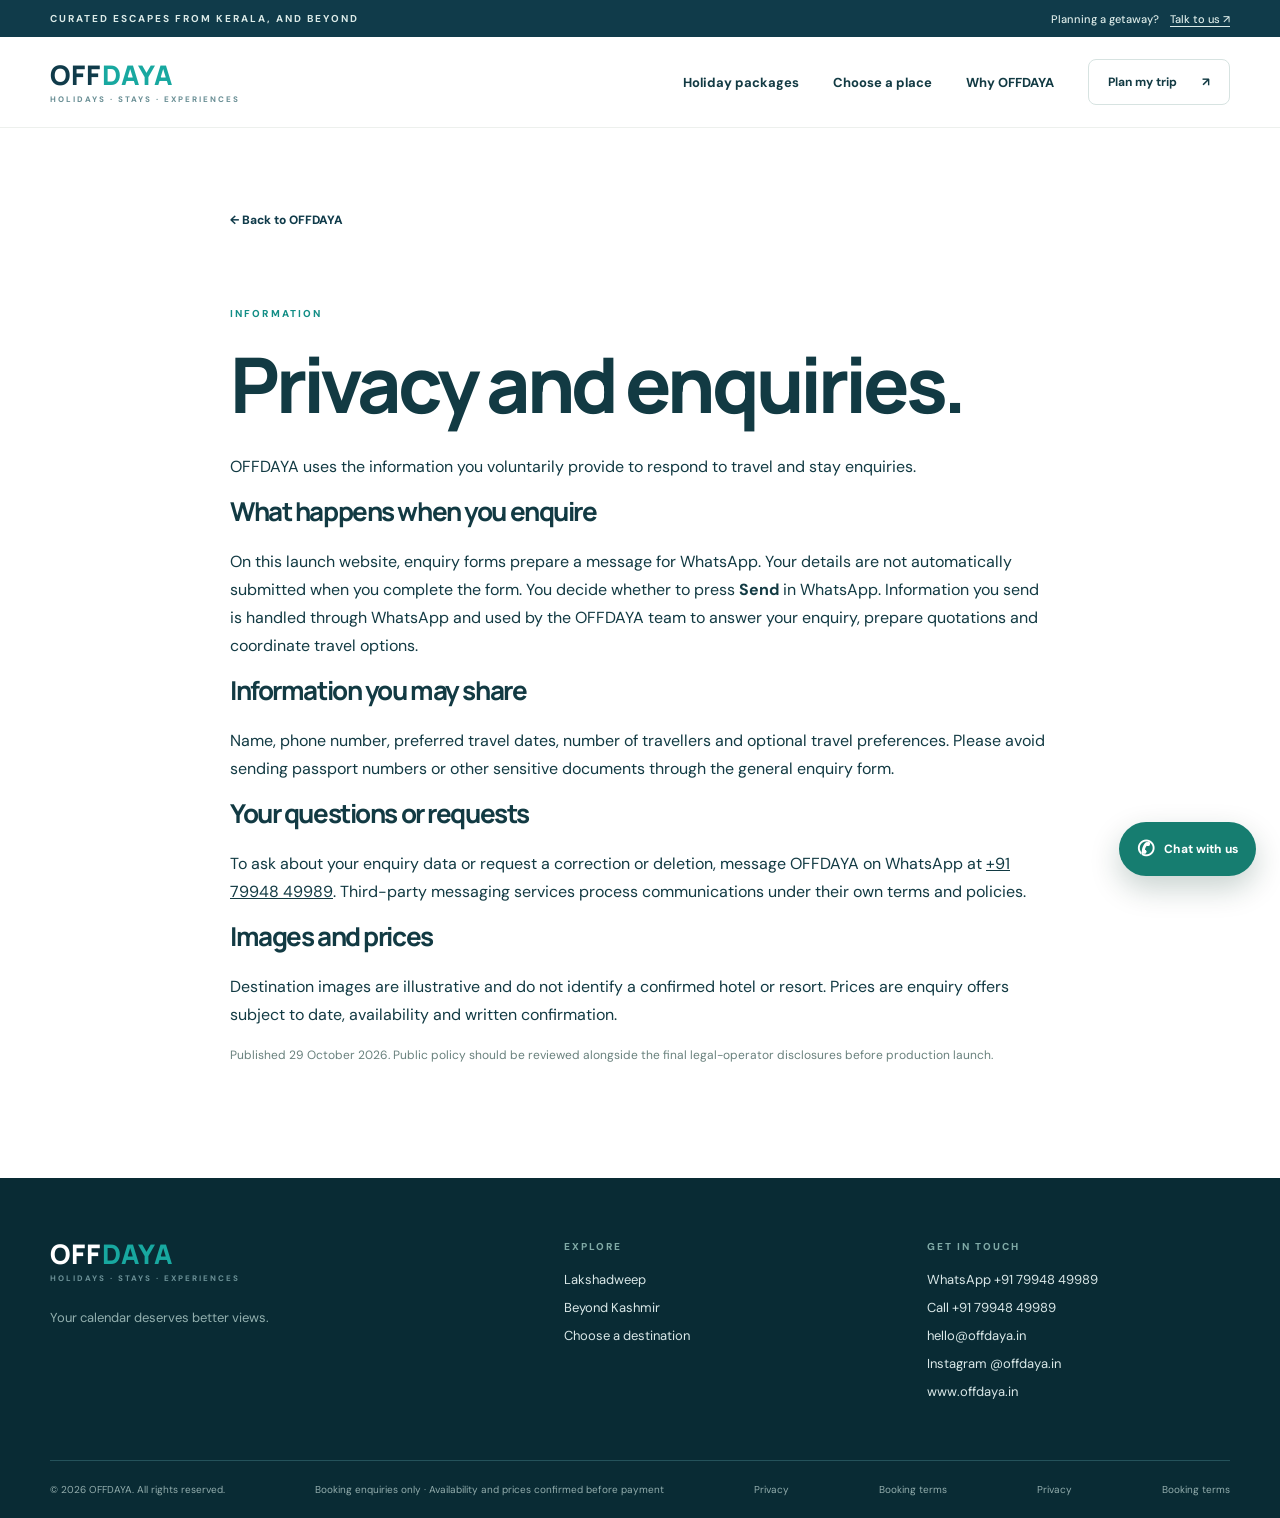
<file: privacy.html>
<!doctype html><html lang="en"><head><meta charset="utf-8"/><meta name="viewport" content="width=device-width,initial-scale=1"/><meta name="theme-color" content="#103B4A"/><title>OFFDAYA | Lakshadweep, Kashmir &amp; Curated Getaways</title><meta name="description" content="Explore OFFDAYA Lakshadweep and Kashmir holidays, or choose a destination and request a personalized trip."/><meta property="og:type" content="website"/><meta property="og:title" content="OFFDAYA | Lakshadweep, Kashmir &amp; Curated Getaways"/><meta property="og:description" content="Explore OFFDAYA Lakshadweep and Kashmir holidays, or choose a destination and request a personalized trip."/><meta property="og:site_name" content="OFFDAYA"/><meta property="og:image" content="https://offdaya.in/images/lakshadweep-lagoon.webp"/><link rel="canonical" href="https://offdaya.in/"/><link rel="stylesheet" href="style.css"/><script src="main.js" defer></script></head><body><div class="launch-site"><div class="launch-topline"><span>CURATED ESCAPES FROM KERALA, AND BEYOND</span><span class="launch-topline-right">Planning a getaway? <a href="https://wa.me/917994849989" target="_blank" rel="noopener noreferrer">Talk to us ↗</a></span></div>
<header class="launch-header"><div class="launch-wrap launch-nav"><a href="index.html" class="launch-logo">OFF<span>DAYA</span><small>HOLIDAYS · STAYS · EXPERIENCES</small></a><button class="launch-mobile-toggle" type="button" aria-expanded="false" aria-label="Toggle navigation">☰</button><nav class="launch-navlinks" aria-label="Main navigation"><a href="index.html#escapes">Holiday packages</a><a href="index.html#places">Choose a place</a><a href="index.html#why-offdaya">Why OFFDAYA</a><a href="https://wa.me/917994849989" target="_blank" rel="noopener noreferrer" class="launch-nav-cta">Plan my trip <span>↗</span></a></nav></div></header><main><div class="launch-wrap" style="padding:80px 0 100px;max-width:820px"><a href="index.html" class="launch-back" style="color:#103b4a!important">← Back to OFFDAYA</a><div class="launch-mini-eyebrow">INFORMATION</div><h1 style="font-size:clamp(2.9rem,6vw,5rem);margin:20px 0 25px">Privacy and enquiries.</h1><p>OFFDAYA uses the information you voluntarily provide to respond to travel and stay enquiries.</p><h2 style="font-size:26px">What happens when you enquire</h2><p>On this launch website, enquiry forms prepare a message for WhatsApp. Your details are not automatically submitted when you complete the form. You decide whether to press <strong>Send</strong> in WhatsApp. Information you send is handled through WhatsApp and used by the OFFDAYA team to answer your enquiry, prepare quotations and coordinate travel options.</p><h2 style="font-size:26px">Information you may share</h2><p>Name, phone number, preferred travel dates, number of travellers and optional travel preferences. Please avoid sending passport numbers or other sensitive documents through the general enquiry form.</p><h2 style="font-size:26px">Your questions or requests</h2><p>To ask about your enquiry data or request a correction or deletion, message OFFDAYA on WhatsApp at <a href="https://wa.me/917994849989" style="text-decoration:underline">+91 79948 49989</a>. Third-party messaging services process communications under their own terms and policies.</p><h2 style="font-size:26px">Images and prices</h2><p>Destination images are illustrative and do not identify a confirmed hotel or resort. Prices are enquiry offers subject to date, availability and written confirmation.</p><p style="font-size:12px;color:#69817d">Published 29 October 2026. Public policy should be reviewed alongside the final legal-operator disclosures before production launch.</p></div></main><footer class="launch-footer"><div class="launch-wrap launch-footer-grid"><div><a href="index.html" class="launch-logo launch-logo-footer">OFF<span>DAYA</span><small>HOLIDAYS · STAYS · EXPERIENCES</small></a><p>Your calendar deserves better views.</p></div><div><div class="launch-footer-title">EXPLORE</div><a href="lakshadweep.html">Lakshadweep</a><a href="kashmir.html">Beyond Kashmir</a><a href="index.html#places">Choose a destination</a></div><div><div class="launch-footer-title">GET IN TOUCH</div><a href="https://wa.me/917994849989" target="_blank" rel="noopener noreferrer">WhatsApp +91 79948 49989</a><a href="tel:+917994849989">Call +91 79948 49989</a><a href="mailto:hello@offdaya.in">hello@offdaya.in</a><a href="https://www.instagram.com/offdaya.in/" target="_blank" rel="noopener noreferrer">Instagram @offdaya.in</a><span>www.offdaya.in</span></div></div><div class="launch-footer-bottom launch-wrap"><span>© 2026 OFFDAYA. All rights reserved.</span><span>Booking enquiries only · Availability and prices confirmed before payment</span><a href="privacy.html">Privacy</a><a href="terms.html">Booking terms</a><a href="privacy.html">Privacy</a><a href="terms.html">Booking terms</a></div></footer><a class="launch-float" aria-label="Chat with OFFDAYA on WhatsApp" href="https://wa.me/917994849989" target="_blank" rel="noopener noreferrer"><span class="launch-float-icon">✆</span><span>Chat with us</span></a></div></body></html>
</file>
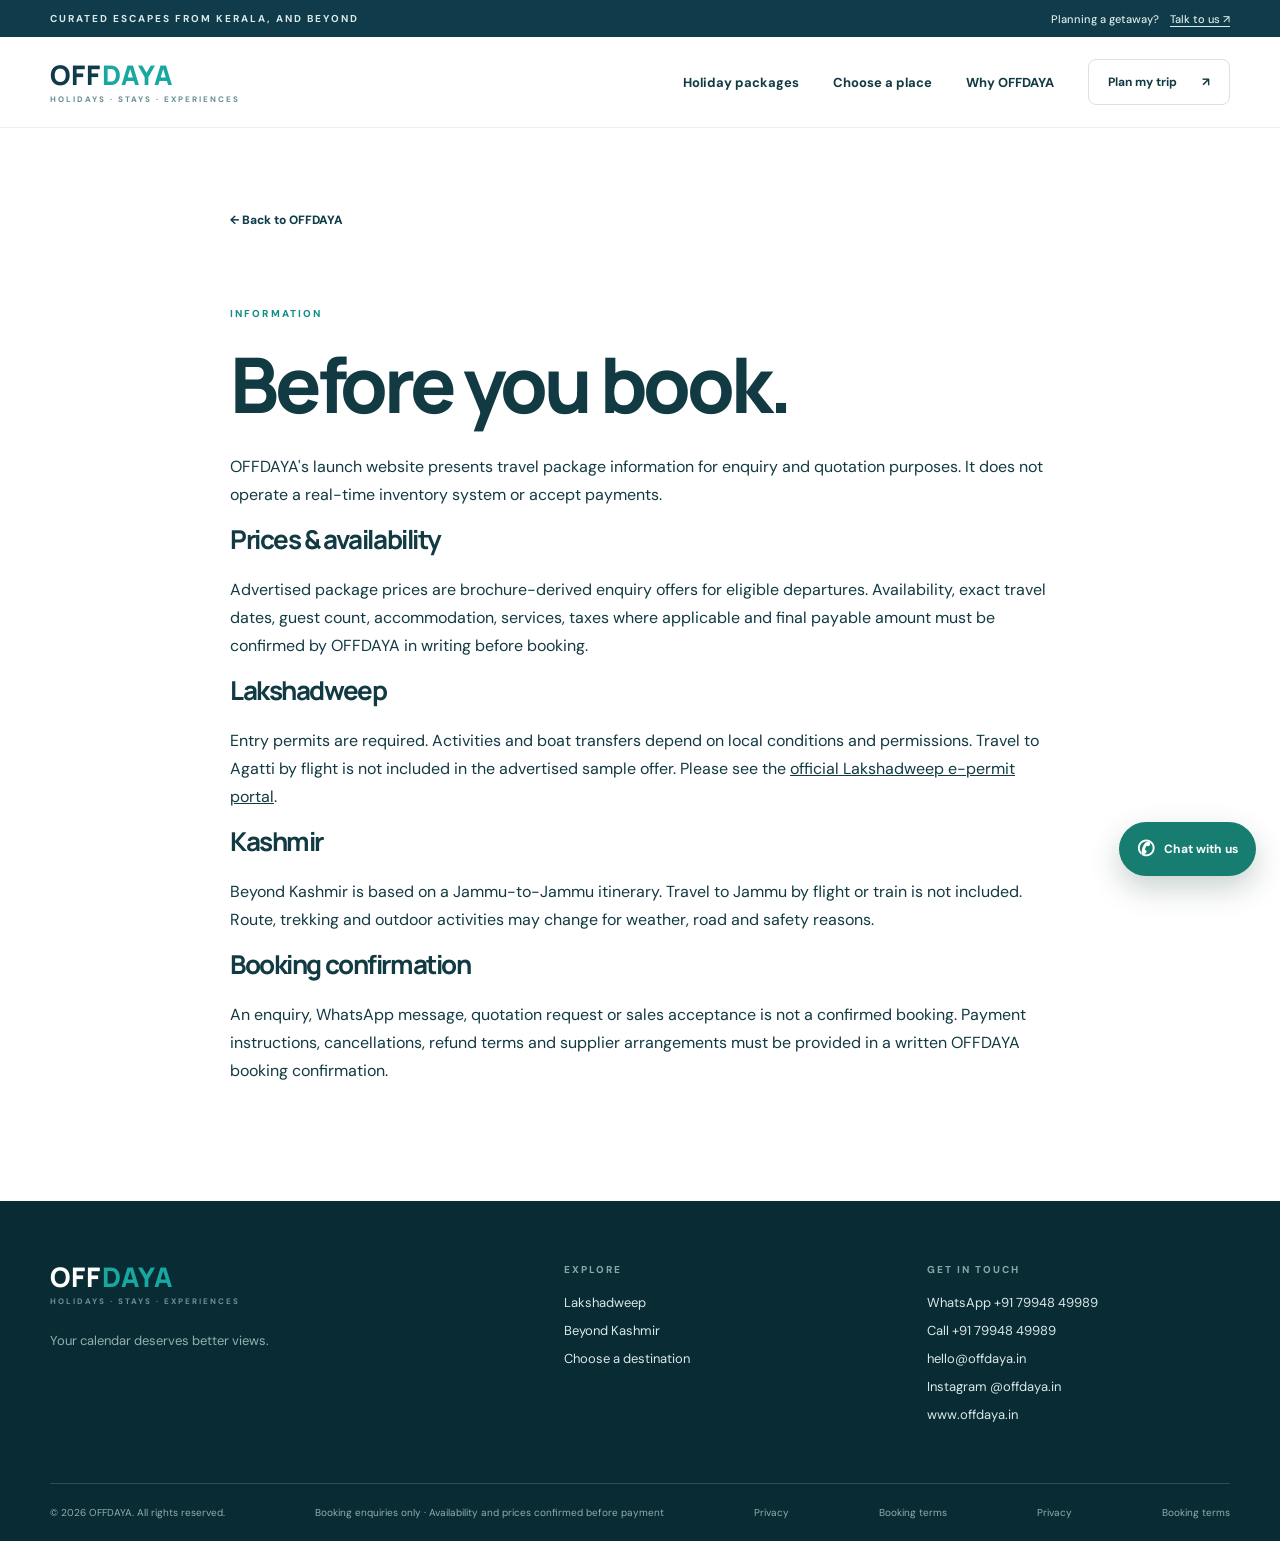
<file: terms.html>
<!doctype html><html lang="en"><head><meta charset="utf-8"/><meta name="viewport" content="width=device-width,initial-scale=1"/><meta name="theme-color" content="#103B4A"/><title>OFFDAYA | Lakshadweep, Kashmir &amp; Curated Getaways</title><meta name="description" content="Explore OFFDAYA Lakshadweep and Kashmir holidays, or choose a destination and request a personalized trip."/><meta property="og:type" content="website"/><meta property="og:title" content="OFFDAYA | Lakshadweep, Kashmir &amp; Curated Getaways"/><meta property="og:description" content="Explore OFFDAYA Lakshadweep and Kashmir holidays, or choose a destination and request a personalized trip."/><meta property="og:site_name" content="OFFDAYA"/><meta property="og:image" content="https://offdaya.in/images/lakshadweep-lagoon.webp"/><link rel="canonical" href="https://offdaya.in/"/><link rel="stylesheet" href="style.css"/><script src="main.js" defer></script></head><body><div class="launch-site"><div class="launch-topline"><span>CURATED ESCAPES FROM KERALA, AND BEYOND</span><span class="launch-topline-right">Planning a getaway? <a href="https://wa.me/917994849989" target="_blank" rel="noopener noreferrer">Talk to us ↗</a></span></div>
<header class="launch-header"><div class="launch-wrap launch-nav"><a href="index.html" class="launch-logo">OFF<span>DAYA</span><small>HOLIDAYS · STAYS · EXPERIENCES</small></a><button class="launch-mobile-toggle" type="button" aria-expanded="false" aria-label="Toggle navigation">☰</button><nav class="launch-navlinks" aria-label="Main navigation"><a href="index.html#escapes">Holiday packages</a><a href="index.html#places">Choose a place</a><a href="index.html#why-offdaya">Why OFFDAYA</a><a href="https://wa.me/917994849989" target="_blank" rel="noopener noreferrer" class="launch-nav-cta">Plan my trip <span>↗</span></a></nav></div></header><main><div class="launch-wrap" style="padding:80px 0 100px;max-width:820px"><a href="index.html" class="launch-back" style="color:#103b4a!important">← Back to OFFDAYA</a><div class="launch-mini-eyebrow">INFORMATION</div><h1 style="font-size:clamp(2.9rem,6vw,5rem);margin:20px 0 25px">Before you book.</h1><p>OFFDAYA's launch website presents travel package information for enquiry and quotation purposes. It does not operate a real-time inventory system or accept payments.</p><h2 style="font-size:26px">Prices & availability</h2><p>Advertised package prices are brochure-derived enquiry offers for eligible departures. Availability, exact travel dates, guest count, accommodation, services, taxes where applicable and final payable amount must be confirmed by OFFDAYA in writing before booking.</p><h2 style="font-size:26px">Lakshadweep</h2><p>Entry permits are required. Activities and boat transfers depend on local conditions and permissions. Travel to Agatti by flight is not included in the advertised sample offer. Please see the <a href="https://lak.e-permit.utl.gov.in/" target="_blank" rel="noopener noreferrer" style="text-decoration:underline">official Lakshadweep e-permit portal</a>.</p><h2 style="font-size:26px">Kashmir</h2><p>Beyond Kashmir is based on a Jammu-to-Jammu itinerary. Travel to Jammu by flight or train is not included. Route, trekking and outdoor activities may change for weather, road and safety reasons.</p><h2 style="font-size:26px">Booking confirmation</h2><p>An enquiry, WhatsApp message, quotation request or sales acceptance is not a confirmed booking. Payment instructions, cancellations, refund terms and supplier arrangements must be provided in a written OFFDAYA booking confirmation.</p></div></main><footer class="launch-footer"><div class="launch-wrap launch-footer-grid"><div><a href="index.html" class="launch-logo launch-logo-footer">OFF<span>DAYA</span><small>HOLIDAYS · STAYS · EXPERIENCES</small></a><p>Your calendar deserves better views.</p></div><div><div class="launch-footer-title">EXPLORE</div><a href="lakshadweep.html">Lakshadweep</a><a href="kashmir.html">Beyond Kashmir</a><a href="index.html#places">Choose a destination</a></div><div><div class="launch-footer-title">GET IN TOUCH</div><a href="https://wa.me/917994849989" target="_blank" rel="noopener noreferrer">WhatsApp +91 79948 49989</a><a href="tel:+917994849989">Call +91 79948 49989</a><a href="mailto:hello@offdaya.in">hello@offdaya.in</a><a href="https://www.instagram.com/offdaya.in/" target="_blank" rel="noopener noreferrer">Instagram @offdaya.in</a><span>www.offdaya.in</span></div></div><div class="launch-footer-bottom launch-wrap"><span>© 2026 OFFDAYA. All rights reserved.</span><span>Booking enquiries only · Availability and prices confirmed before payment</span><a href="privacy.html">Privacy</a><a href="terms.html">Booking terms</a><a href="privacy.html">Privacy</a><a href="terms.html">Booking terms</a></div></footer><a class="launch-float" aria-label="Chat with OFFDAYA on WhatsApp" href="https://wa.me/917994849989" target="_blank" rel="noopener noreferrer"><span class="launch-float-icon">✆</span><span>Chat with us</span></a></div></body></html>
</file>
<file: style.css>
@import url("https://fonts.googleapis.com/css2?family=DM+Sans:wght@400;500;600;700;800&family=Manrope:wght@400;500;600;700;800;900&display=swap");
*{box-sizing:border-box}html{scroll-behavior:smooth}body{margin:0;font-family:'DM Sans',Arial,sans-serif}input,button,select,textarea{font:inherit}button{cursor:pointer}a{text-decoration:none}
/* OFFDAYA Launch Edition — isolated .launch-* styles preserve admin and partner UI. */
.launch-site{--lk:#123a43;--lt:#128e86;--lm:#5b747b;--ls:#f6f2eb;--lg:#dbb883;--lb:#e5ecea;overflow:hidden;color:var(--lk);background:#fff;font-family:'DM Sans',Arial,sans-serif;font-size:16px}
.launch-site *, .launch-site *::before,.launch-site *::after{box-sizing:border-box}
.launch-site h1,.launch-site h2,.launch-site h3,.launch-site p,.launch-site ul{margin-top:0}
.launch-site a{text-decoration:none;color:inherit}
.launch-site h1,.launch-site h2,.launch-site h3{font-family:'Manrope',Arial,sans-serif;letter-spacing:-.055em;line-height:1.13}
.launch-site h1{font-size:clamp(3.7rem,6vw,6.9rem);font-weight:760}
.launch-site h2{font-size:clamp(2.3rem,4vw,4.1rem);font-weight:730}
.launch-site h3{font-size:clamp(1.5rem,2.5vw,2.2rem)}
.launch-site h1 em,.launch-site h2 em{font-family:Georgia,'Times New Roman',serif;font-weight:400;letter-spacing:-.06em}
.launch-site p{line-height:1.75}
.launch-wrap{width:min(1240px,calc(100% - 100px));margin:0 auto}
.launch-topline{height:37px;background:#103b4a;color:#dcebe8;display:flex;align-items:center;justify-content:space-between;padding:0 max(50px,calc((100vw - 1240px)/2));font-size:10px;letter-spacing:.2em;font-weight:700}
.launch-topline-right{letter-spacing:0;font-size:11px;font-weight:500}.launch-topline-right a{text-decoration:underline;text-underline-offset:3px;margin-left:8px}
.launch-header{height:91px;background:white;border-bottom:1px solid #edf0ed;position:relative;z-index:12}
.launch-nav{height:100%;display:flex;align-items:center;justify-content:space-between;gap:25px}
.launch-logo{font-family:'Manrope',sans-serif;font-weight:900;font-size:27px;letter-spacing:.045em;line-height:1;color:#103b4a!important;white-space:nowrap;display:flex;flex-direction:column}
.launch-logo span{color:#18a8a0}.launch-logo small{display:block;margin-top:7px;font-family:'DM Sans',sans-serif;font-size:8px;letter-spacing:.25em;color:#6a8f95;font-weight:800}
.launch-logo{display:block}.launch-navlinks{display:flex;align-items:center;gap:34px;font-size:13px;font-weight:700}
.launch-navlinks>a:not(.launch-nav-cta):hover{color:#18a8a0}
.launch-nav-cta{display:inline-flex;align-items:center;gap:25px;padding:14px 19px;border-radius:8px;border:1px solid #d7e3e1;font-size:12px;transition:all .2s}.launch-nav-cta:hover{border-color:#103b4a;background:#f6faf9}
.launch-mobile-toggle{display:none;border:1px solid #dce6e2;border-radius:8px;background:white;color:#103b4a;padding:8px 12px;font-size:21px}
.launch-mini-eyebrow{color:#138e86;font-weight:800;letter-spacing:.21em;font-size:10px;text-transform:uppercase;line-height:1.5}
.launch-dot{display:inline-block;width:6px;height:6px;background:#18a8a0;border-radius:50%;margin-right:8px;vertical-align:2px}
.launch-button{font-size:13px;font-weight:800;border:0;display:inline-flex;align-items:center;justify-content:space-between;gap:38px;padding:18px 24px;border-radius:7px;cursor:pointer;transition:transform .18s,background .18s;text-align:left;min-height:53px}
.launch-button:hover{transform:translateY(-2px)}.launch-button span{font-size:17px;font-weight:400}.launch-button-primary{background:#103b4a;color:#fff!important}.launch-button-primary:hover{background:#145565}.launch-button-outline{border:1px solid #c6d9d5;background:transparent;color:#103b4a!important}.launch-button-outline:hover{background:#ecf5f2}.launch-button-light{background:#fff;color:#103b4a!important}.launch-button-light:hover{background:#f6f2eb}
.launch-hero{background:linear-gradient(106deg,#f7f3ed 0%,#fffaf3 55%,#f0f8f6 100%);padding:70px 0 90px;min-height:655px}
.launch-hero-grid{display:grid;grid-template-columns:1fr 1.03fr;align-items:center;gap:55px}
.launch-hero-copy{padding:25px 0 35px;position:relative;z-index:1}.launch-hero-copy h1{margin:22px 0 25px;max-width:700px}.launch-hero-copy h1 em{display:block;color:#168e88}.launch-hero-copy>p{font-size:16px;color:#6a7d7b;max-width:475px;margin-bottom:34px}
.launch-hero-actions{display:flex;gap:10px;flex-wrap:wrap}
.launch-hero-note{display:flex;align-items:center;gap:12px;margin-top:58px;color:#607a7a;font-size:12px;letter-spacing:.025em}.launch-hero-note-line{width:42px;height:1px;background:#ba9a6b}
.launch-hero-images{height:545px;position:relative}.launch-hero-primary{position:absolute;left:0;right:48px;top:0;height:425px;border-radius:12px;overflow:hidden;box-shadow:0 24px 54px rgba(18,60,67,.11)}
.launch-hero-primary img,.launch-hero-secondary img,.launch-package-photo img,.launch-detail-bg,.launch-detail-gallery img,.launch-related-link img{width:100%;height:100%;object-fit:cover;display:block}
.launch-hero-primary img{object-position:center}
.launch-photo-caption{position:absolute;left:17px;top:18px;color:#fff;font-size:10px;letter-spacing:.14em;font-weight:800;text-shadow:0 2px 6px rgba(0,0,0,.5)}
.launch-hero-secondary{position:absolute;bottom:2px;right:0;width:48%;height:220px;border:7px solid #fff;border-radius:12px;overflow:hidden;box-shadow:0 22px 56px rgba(18,60,67,.18)}
.launch-hero-secondary span{position:absolute;left:15px;bottom:15px;color:white;font-size:9px;letter-spacing:.13em;font-weight:800;text-shadow:0 1px 6px #000}
.launch-hero-stamp{position:absolute;left:-38px;bottom:15px;width:146px;height:146px;border-radius:50%;border:1px solid rgba(13,90,87,.28);background:#e4f4ef;color:#103b4a;display:flex;flex-direction:column;align-items:center;justify-content:center;transform:rotate(-10deg);font-size:13px;text-align:center;box-shadow:0 10px 32px rgba(0,0,0,.04)}
.launch-hero-stamp strong{font-size:24px;font-family:Georgia,serif;font-style:italic;line-height:1.2}
.launch-ribbon{background:#103b4a;color:#e0eeed;padding:21px 0}.launch-ribbon-inner{display:flex;justify-content:space-between;gap:18px;font-size:11px;font-weight:700;letter-spacing:.08em}
.launch-section{padding-top:106px;padding-bottom:96px}.launch-section-title{display:flex;justify-content:space-between;align-items:flex-end;gap:36px;margin-bottom:42px}
.launch-section-title h2{max-width:720px;margin:18px 0 0}.launch-section-title h2 em{color:#168e88}.launch-section-title>p{max-width:285px;color:#6d8180;font-size:13px;margin:0 0 5px}
.launch-package-grid{display:grid;grid-template-columns:1fr 1fr;gap:28px}
.launch-package-card{border-radius:12px;overflow:hidden;background:#fdfbf8;border:1px solid #eae8e3;box-shadow:0 12px 30px rgba(10,70,70,.04)}
.launch-package-photo{height:300px;display:block;overflow:hidden;position:relative}.launch-package-photo img{transition:transform .6s}.launch-package-photo:hover img{transform:scale(1.035)}.launch-image-pill{position:absolute;left:24px;top:24px;color:#15363b;background:#fffdf4;padding:8px 13px;border-radius:999px;font-size:10px;font-weight:800;letter-spacing:.12em}
.launch-package-body{padding:30px}.launch-package-body h3{margin:12px 0 10px}.launch-package-body h3 a:hover{color:#168e88}.launch-package-body>p{color:#69817e;font-size:13px;min-height:46px;line-height:1.65;margin-bottom:22px}
.launch-card-tags{display:flex;flex-wrap:wrap;gap:6px;min-height:56px}.launch-card-tags span{color:#607e79;background:#eaf3ed;font-size:10px;font-weight:650;padding:7px 9px;border-radius:5px;height:max-content}
.launch-package-bottom{border-top:1px solid #e3e9e4;padding-top:23px;margin-top:15px;display:flex;justify-content:space-between;align-items:flex-end}
.launch-package-bottom>div{display:flex;flex-direction:column;gap:4px}.launch-package-bottom small{font-size:9px;letter-spacing:.17em;color:#83918a;font-weight:800}.launch-package-bottom strong{font-size:30px;letter-spacing:-.065em;line-height:1.2}.launch-package-bottom>div>span{font-size:11px;color:#75908e}
.launch-circle-arrow{display:grid;place-items:center;width:48px;height:48px;border-radius:50%;background:#103b4a;color:white!important;font-size:22px}.launch-circle-arrow:hover{background:#168e88}
.launch-price-footnote{color:#78908e;font-size:11px;margin:22px 0 0;max-width:940px}
.launch-stays-section{background:#f4f3ed;padding:78px 0}.launch-stays-grid{display:grid;grid-template-columns:1fr 1.05fr;gap:84px;align-items:center}
.launch-stays-art{height:390px;position:relative;overflow:hidden;background:linear-gradient(160deg,#d3e4dd,#83a9a3 60%,#416f70);border-radius:13px;isolation:isolate}
.launch-mountain-back,.launch-mountain-front{position:absolute;left:-20%;width:140%;height:68%;bottom:-32%;border-radius:50% 60% 0 0;transform:rotate(-7deg);background:#2f726c}
.launch-mountain-back{bottom:-20%;height:57%;background:#79a49a;transform:rotate(10deg)}
.launch-stays-icon{position:absolute;z-index:2;font-size:78px;line-height:1;width:130px;height:130px;border-radius:50%;background:rgba(255,255,255,.72);display:grid;place-items:center;left:calc(50% - 65px);top:80px;color:#1b655d}
.launch-stays-art small{position:absolute;bottom:20px;left:24px;z-index:3;font-weight:800;letter-spacing:.24em;font-size:10px;color:white}
.launch-stays-copy h2{margin:18px 0 22px}.launch-stays-copy h2 em{color:#168e88}.launch-stays-copy p{color:#67807d;font-size:15px}.launch-stays-highlight{border-left:2px solid #d3ae71;padding:8px 0 8px 16px;color:#53746c;font-size:12px;line-height:1.7;margin:23px 0 28px}
.launch-why{padding-top:100px;padding-bottom:94px}.launch-why-grid{display:grid;grid-template-columns:repeat(3,1fr);gap:36px}.launch-why-grid>div{border-top:1px solid #cadbd7;padding-top:21px}.launch-why-grid span{font-family:Georgia,serif;color:#ad956f;font-size:25px;font-style:italic}.launch-why-grid h3{font-size:19px;letter-spacing:-.04em;margin:15px 0 10px}.launch-why-grid p{color:#6f8683;font-size:13px;line-height:1.7}
.launch-faq-wrap{background:#f7f8f5;padding:88px 0 95px}.launch-faq-grid{display:grid;grid-template-columns:1fr 1.12fr;gap:86px}.launch-faq-grid h2{margin:18px 0}.launch-faq-grid h2 em{color:#168e88}.launch-faq-grid>div>p{color:#6b8280;max-width:420px;font-size:14px}.launch-link-inline{font-weight:800;border-bottom:1px solid #168e88;color:#11756d!important;font-size:13px;padding-bottom:4px}.launch-faq-item{border-bottom:1px solid #d7e4e0}.launch-faq-item button{background:none;border:0;width:100%;padding:20px 0;display:flex;justify-content:space-between;align-items:center;color:#173d44;font-weight:750;text-align:left;font-size:14px;gap:18px}.launch-faq-plus{font-size:23px;font-weight:400;color:#168e88}.launch-faq-item p{font-size:13px;color:#69817d;margin:-3px 30px 20px 0;line-height:1.7}
.launch-final-cta{background:#103b4a;color:white;padding:84px 0 90px;position:relative;isolation:isolate}.launch-final-cta:after{content:'✺';position:absolute;right:-60px;top:-165px;color:rgba(255,255,255,.045);font-size:450px;line-height:1;z-index:-1}.launch-final-cta .launch-mini-eyebrow{color:#8ed3ca}.launch-final-cta h2{font-size:clamp(3.2rem,6vw,5.7rem);margin:20px 0 16px}.launch-final-cta h2 em{color:#99d0c5}.launch-final-cta p{color:#c1d8d3;margin-bottom:28px}
.launch-footer{background:#092b34;color:#dae8e8;padding:62px 0 0}.launch-footer-grid{display:grid;grid-template-columns:1.5fr 1fr 1fr;gap:60px}.launch-logo-footer{color:white!important}.launch-footer-grid>div:first-child p{color:#93b0af;font-size:13px;margin-top:25px}.launch-footer-grid>div:not(:first-child){display:flex;flex-direction:column;gap:11px;font-size:13px}.launch-footer-title{font-size:10px;letter-spacing:.2em;color:#80aaa6;font-weight:800;margin-bottom:7px}.launch-footer-grid a:hover{color:#fff}.launch-footer-bottom{border-top:1px solid #24525a;margin-top:60px;padding:22px 0;display:flex;justify-content:space-between;gap:15px;font-size:10px;color:#93adad;flex-wrap:wrap}
.launch-float{position:fixed;right:24px;bottom:24px;background:#167d70;color:#fff!important;border-radius:100px;padding:13px 18px;z-index:30;box-shadow:0 12px 30px rgba(0,50,35,.22);display:flex;align-items:center;gap:9px;font-weight:750;font-size:12px}.launch-float:hover{background:#0c5c55}.launch-float-icon{font-size:21px}
/* Package details */
.launch-detail-hero{height:555px;position:relative;isolation:isolate;background:#123b4a;color:white;overflow:hidden}
.launch-detail-bg{position:absolute;inset:0;z-index:-2;object-position:center 50%}.launch-detail-mountain .launch-detail-bg{object-position:center 53%}
.launch-detail-shade{position:absolute;inset:0;background:linear-gradient(90deg,rgba(7,38,47,.86) 0%,rgba(7,38,47,.54) 53%,rgba(7,38,47,.06) 100%);z-index:-1}
.launch-detail-hero-inner{padding-top:55px}.launch-back{font-size:12px;font-weight:800;color:#d8e7e5!important;display:inline-block;margin-bottom:78px}.launch-back:hover{text-decoration:underline}.launch-detail-hero .launch-mini-eyebrow{color:#bbdcd4}
.launch-detail-hero h1{margin:18px 0 17px;font-size:clamp(3.7rem,6.6vw,6.5rem);max-width:900px}.launch-detail-hero p{font-family:Georgia,serif;font-style:italic;color:#e3e9e4;font-size:24px;line-height:1.3}
.launch-detail-hero-meta{display:flex;flex-wrap:wrap;gap:12px;margin-top:30px}.launch-detail-hero-meta span{background:rgba(247,247,238,.14);border:1px solid rgba(255,255,255,.24);padding:9px 13px;border-radius:30px;font-size:11px;font-weight:700}
.launch-detail-body{display:grid;grid-template-columns:minmax(0,1fr) 325px;gap:70px;align-items:start;padding-top:75px}.launch-detail-main>h2{max-width:710px;margin:17px 0}.launch-detail-main>h2 em{color:#168e88}.launch-detail-intro{font-size:16px;color:#5e7b79;max-width:690px}
.launch-highlights{display:grid;grid-template-columns:repeat(2,1fr);gap:12px;margin:30px 0}.launch-highlights>div{padding:14px 17px;background:#f1f6f2;border-radius:6px;display:flex;align-items:center;gap:10px;font-size:13px;font-weight:750}.launch-highlights span{color:#168e88}
.launch-detail-gallery{display:grid;grid-template-columns:repeat(2,1fr);gap:13px;margin:32px 0 65px}.launch-detail-gallery:has(img:only-child){grid-template-columns:1fr}.launch-detail-gallery img{border-radius:10px;height:238px;object-position:center}.launch-detail-gallery img:last-child:nth-child(3){display:none}
.launch-price-panel{border:1px solid #dce8e4;box-shadow:0 16px 45px rgba(0,58,64,.06);padding:26px;border-radius:11px;background:white;position:sticky;top:22px}.launch-price-line{display:flex;align-items:baseline;gap:6px;margin:15px 0}.launch-price-line strong{font-size:38px;letter-spacing:-.07em}.launch-price-line span{font-size:12px;color:#698582}.launch-price-panel p{font-size:12px;color:#718b85}.launch-price-panel .launch-button{width:100%;font-size:12px;gap:7px;padding:15px}.launch-panel-divider{border-top:1px solid #dde8e4;margin:23px 0}.launch-panel-meta{font-size:12px;color:#486f67;margin:15px 0;display:flex;align-items:center;gap:11px}.launch-panel-meta span{font-size:19px;color:#178e85}.launch-aside-message{font-size:11px;color:#6f8583;line-height:1.6;margin:15px 8px}
.launch-itinerary{padding-top:25px}.launch-itinerary h2{margin:16px 0 33px}.launch-itinerary h2 em{color:#168e88}.launch-day{border-bottom:1px solid #dfe9e5}.launch-day:first-child{border-top:1px solid #dfe9e5}.launch-day button{width:100%;background:none;border:0;display:flex;align-items:center;gap:20px;text-align:left;padding:24px 0;color:#163a42}.launch-day-no{font-size:11px;letter-spacing:.15em;font-weight:800;color:#15958c;min-width:70px}.launch-day-heading{display:flex;flex-direction:column;flex:1;gap:5px}.launch-day-heading strong{font-size:17px;letter-spacing:-.03em}.launch-day-heading small{color:#77908a;font-size:12px}.launch-day-content{padding:0 30px 25px 92px;color:#67807b;font-size:13px}.launch-day-content ul{padding-left:19px;line-height:1.9}
.launch-details-included{display:grid;grid-template-columns:1fr 1fr;gap:30px;margin:70px 0;padding:32px;background:#f6f7f3;border-radius:10px}.launch-details-included h3{font-size:17px;letter-spacing:-.03em}.launch-details-included ul{padding-left:20px;line-height:1.9;color:#5c7771;font-size:12px}.launch-check{color:#13a08d}.launch-cross{color:#b67d58}
.launch-travel-notes{margin:35px 0 35px}.launch-travel-notes h2{margin:17px 0}.launch-travel-notes h2 em{color:#168e88}.launch-travel-notes ul{padding-left:20px;color:#617f7a;line-height:2;font-size:13px}
.launch-enquiry{background:#f1f5f1;border:1px solid #e3eee9;padding:45px;border-radius:16px;display:grid;grid-template-columns:1fr 1.2fr;gap:50px;margin:55px 0 90px;scroll-margin-top:25px}.launch-enquiry-head h2{font-size:clamp(2.1rem,3.4vw,3.3rem);margin:18px 0}.launch-enquiry-head p{font-size:13px;color:#6d8981}
.launch-enquiry-form{display:grid;grid-template-columns:1fr 1fr;gap:15px}.launch-field label{margin:0 0 8px;display:block;font-size:11px;color:#30565b;font-weight:800}
.launch-field input,.launch-field select,.launch-field textarea{width:100%;border:1px solid #cfddda;background:#fff;color:#18454b;padding:13px;border-radius:7px;outline:0;font-size:13px;font-weight:500}.launch-field input:focus,.launch-field select:focus,.launch-field textarea:focus{border-color:#18a8a0;box-shadow:0 0 0 3px rgba(24,168,160,.12)}
.launch-field-wide,.launch-consent,.launch-form-error,.launch-send,.launch-form-fineprint{grid-column:1/-1}.launch-consent{display:flex;gap:10px;font-size:11px;color:#617f7a;line-height:1.7;align-items:flex-start}.launch-consent input{margin-top:4px}.launch-form-error{font-size:12px;color:#9b3434}.launch-send{justify-content:center}.launch-form-fineprint{font-size:11px;color:#708c83;line-height:1.6}
.launch-related{padding-bottom:90px}.launch-related h2{font-size:36px;margin:15px 0 25px}.launch-related h2 em{color:#168e88}.launch-related-link{display:flex;align-items:center;gap:25px;max-width:680px;background:#f4f6f2;padding:12px;border-radius:10px}.launch-related-link img{width:155px;height:100px;border-radius:7px}.launch-related-link div{display:flex;flex-direction:column;gap:6px;flex:1}.launch-related-link small{font-size:10px;letter-spacing:.1em;color:#62817a;font-weight:800}.launch-related-link strong{font-size:19px}.launch-related-link div span{font-size:12px;color:#66857d}.launch-related-arrow{font-size:25px;padding-right:12px}
.launch-hills-hero{background:linear-gradient(140deg,#e5f3eb,#e9eadb);min-height:510px;position:relative;isolation:isolate;overflow:hidden;padding:75px 0}.launch-hills-hero .launch-wrap{position:relative;z-index:2}.launch-hills-back{display:inline-block;font-size:12px;font-weight:750;color:#456e6b!important;margin-bottom:55px}.launch-hills-hero h1{max-width:770px;margin:20px 0}.launch-hills-hero h1 em{color:#168e88}.launch-hills-hero p{max-width:545px;color:#5c7b74}.launch-hills-hill{position:absolute;z-index:0;left:25%;width:105%;height:55%;bottom:-40%;border-radius:60% 0 0 0;transform:rotate(-7deg);background:#3b7772;opacity:.75}.launch-hills-hill.two{left:50%;bottom:-30%;background:#77a89a;transform:rotate(15deg);opacity:.4}
.launch-hills-details{padding:75px 0;display:grid;grid-template-columns:1fr 1fr;gap:90px}.launch-hills-details h2{margin:18px 0}.launch-hills-details h2 em{color:#168e88}.launch-hills-details p{color:#617d7b;font-size:14px}.launch-hills-request>div{display:flex;flex-direction:column;gap:5px;border-bottom:1px solid #dbe8e4;padding:18px 0}.launch-hills-request span{font-family:Georgia,serif;font-size:24px;color:#b79a68}.launch-hills-request strong{font-size:17px}.launch-hills-request p{margin:0;font-size:12px}
@media(max-width:1090px){.launch-wrap{width:min(100% - 60px,1240px)}.launch-topline{padding:0 30px}.launch-hero-grid{gap:25px}.launch-hero h1{font-size:clamp(3.3rem,6vw,5.4rem)}.launch-hero-stamp{left:-15px}.launch-detail-body{gap:40px}.launch-stays-grid{gap:42px}}
@media(max-width:770px){.launch-wrap{width:calc(100% - 36px)}.launch-topline{justify-content:center;padding:0 18px}.launch-topline-right{display:none}.launch-header{height:77px}.launch-logo{font-size:24px}.launch-navlinks{display:none;position:absolute;left:0;right:0;top:76px;background:white;padding:22px;box-shadow:0 22px 30px rgba(0,0,0,.12);flex-direction:column;align-items:stretch;gap:20px}.launch-navlinks.launch-navopen{display:flex}.launch-mobile-toggle{display:block}.launch-nav-cta{justify-content:space-between}.launch-hero{padding:46px 0 55px;min-height:auto}.launch-hero-grid{grid-template-columns:1fr;gap:10px}.launch-hero-copy{padding:10px 0 0}.launch-hero-copy h1{font-size:clamp(3.5rem,12vw,5.1rem);margin:16px 0}.launch-hero-copy>p{font-size:14px}.launch-hero-note{margin-top:28px}.launch-hero-images{height:335px;margin-top:25px}.launch-hero-primary{height:275px;right:35px}.launch-hero-secondary{height:150px;width:52%;border-width:5px}.launch-hero-stamp{width:103px;height:103px;bottom:9px;left:-7px;font-size:11px}.launch-hero-stamp strong{font-size:17px}.launch-ribbon{padding:18px}.launch-ribbon-inner{display:flex;flex-direction:column;gap:11px;font-size:10px}.launch-section{padding-top:64px;padding-bottom:65px}.launch-section-title{display:block;margin-bottom:24px}.launch-section-title h2{font-size:37px}.launch-section-title>p{margin:17px 0;max-width:none}.launch-package-grid{grid-template-columns:1fr;gap:20px}.launch-package-photo{height:240px}.launch-package-body{padding:23px}.launch-card-tags{min-height:0}.launch-stays-section{padding:50px 0}.launch-stays-grid{grid-template-columns:1fr;gap:32px}.launch-stays-art{height:260px}.launch-stays-icon{top:30px}.launch-why{padding:65px 0}.launch-why-grid{grid-template-columns:1fr;gap:20px}.launch-faq-wrap{padding:65px 0}.launch-faq-grid{grid-template-columns:1fr;gap:26px}.launch-final-cta{padding:60px 0}.launch-final-cta h2{font-size:60px}.launch-footer-grid{grid-template-columns:1fr 1fr;gap:34px}.launch-footer-grid>div:first-child{grid-column:1/-1}.launch-footer-bottom{margin-top:40px}.launch-float{right:12px;bottom:12px;padding:13px}.launch-float span:last-child{display:none}.launch-detail-hero{height:auto;min-height:460px}.launch-detail-hero-inner{padding:38px 0 45px}.launch-back{margin-bottom:58px}.launch-detail-hero h1{font-size:clamp(3.2rem,11vw,5rem)}.launch-detail-hero p{font-size:20px}.launch-detail-body{grid-template-columns:1fr;padding-top:50px}.launch-detail-aside{grid-row:1}.launch-price-panel{position:static}.launch-detail-gallery{margin-bottom:44px}.launch-detail-gallery img{height:200px}.launch-details-included{margin:40px 0;padding:24px;grid-template-columns:1fr;gap:10px}.launch-enquiry{grid-template-columns:1fr;padding:25px;gap:20px;margin:40px 0 60px}.launch-related{padding-bottom:50px}.launch-hills-hero{padding:50px 0;min-height:480px}.launch-hills-details{grid-template-columns:1fr;gap:25px;padding:55px 0}}
@media(max-width:420px){.launch-hero h1{font-size:3.35rem}.launch-hero-actions{flex-direction:column}.launch-button{width:100%}.launch-hero-images{height:300px}.launch-hero-primary{height:252px}.launch-hero-secondary{height:134px}.launch-card-tags span{font-size:9px}.launch-detail-gallery{grid-template-columns:1fr}.launch-detail-gallery img{height:175px}.launch-enquiry-form{grid-template-columns:1fr}.launch-field{grid-column:1/-1}.launch-footer-grid{grid-template-columns:1fr}.launch-footer-grid>div:first-child{grid-column:auto}.launch-related-link img{width:106px;height:88px}.launch-related-link{gap:12px}.launch-related-link strong{font-size:16px}}

/* Place chooser, replacing the earlier single-location stay promotion */
.launch-place-section{background:linear-gradient(125deg,#e6f3ee 0%,#f7f2e9 68%);padding:84px 0}
.launch-place-grid{display:grid;grid-template-columns:1fr minmax(320px,490px);gap:70px;align-items:center}
.launch-place-intro h2{font-size:clamp(2.5rem,4.5vw,4.3rem);line-height:1.12;letter-spacing:-.045em;margin:14px 0 20px;color:#103b4a}
.launch-place-intro h2 em{color:#148f88;font-family:Georgia,serif;font-weight:normal}
.launch-place-intro>p{font-size:16px;line-height:1.8;max-width:540px;color:#526f6d}
.launch-place-note{border-left:3px solid #18a8a0;padding:12px 18px;background:rgba(255,255,255,.58);font-size:12px;line-height:1.7;color:#4a6e68;margin-top:25px}
.launch-place-panel{border-radius:16px;box-shadow:0 12px 42px rgba(16,59,74,.1);background:#fff;padding:35px;display:grid;gap:14px}
.launch-place-panel label{font-size:12px;font-weight:800;color:#103b4a}
.launch-place-panel select,.launch-place-panel input{width:100%;border:1px solid #cbdcd8;border-radius:8px;background:#fff;color:#103b4a;padding:14px 12px;font:inherit;font-size:14px;min-height:48px}
.launch-place-panel select:focus-visible,.launch-place-panel input:focus-visible{outline:2px solid #18a8a0;outline-offset:2px}
.launch-place-custom{display:grid;gap:9px}.launch-place-custom[hidden]{display:none}
.launch-place-submit{width:100%;justify-content:center;margin-top:4px}
.launch-place-help{color:#64817b;font-size:11px;line-height:1.6;margin:0}
@media(max-width:770px){.launch-place-section{padding:60px 0}.launch-place-grid{grid-template-columns:1fr;gap:22px}.launch-place-panel{padding:25px}}
</file>
